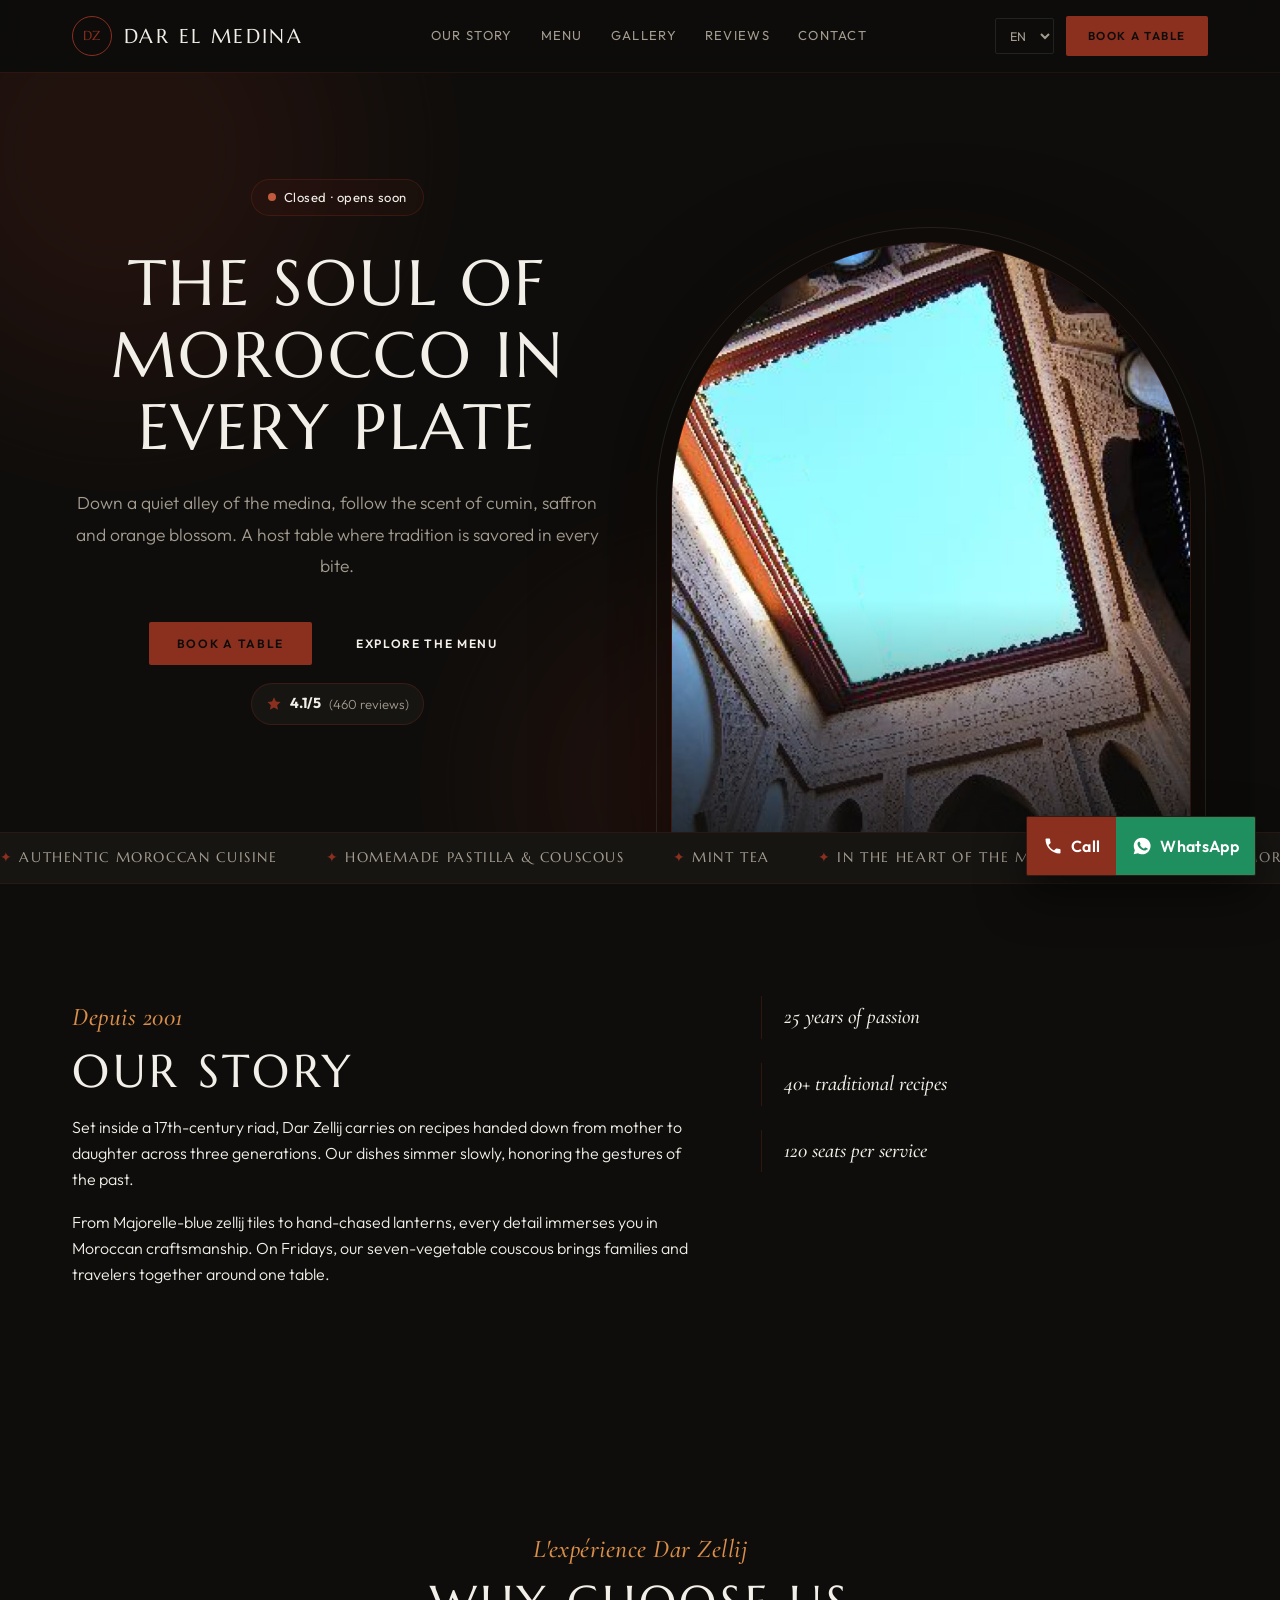
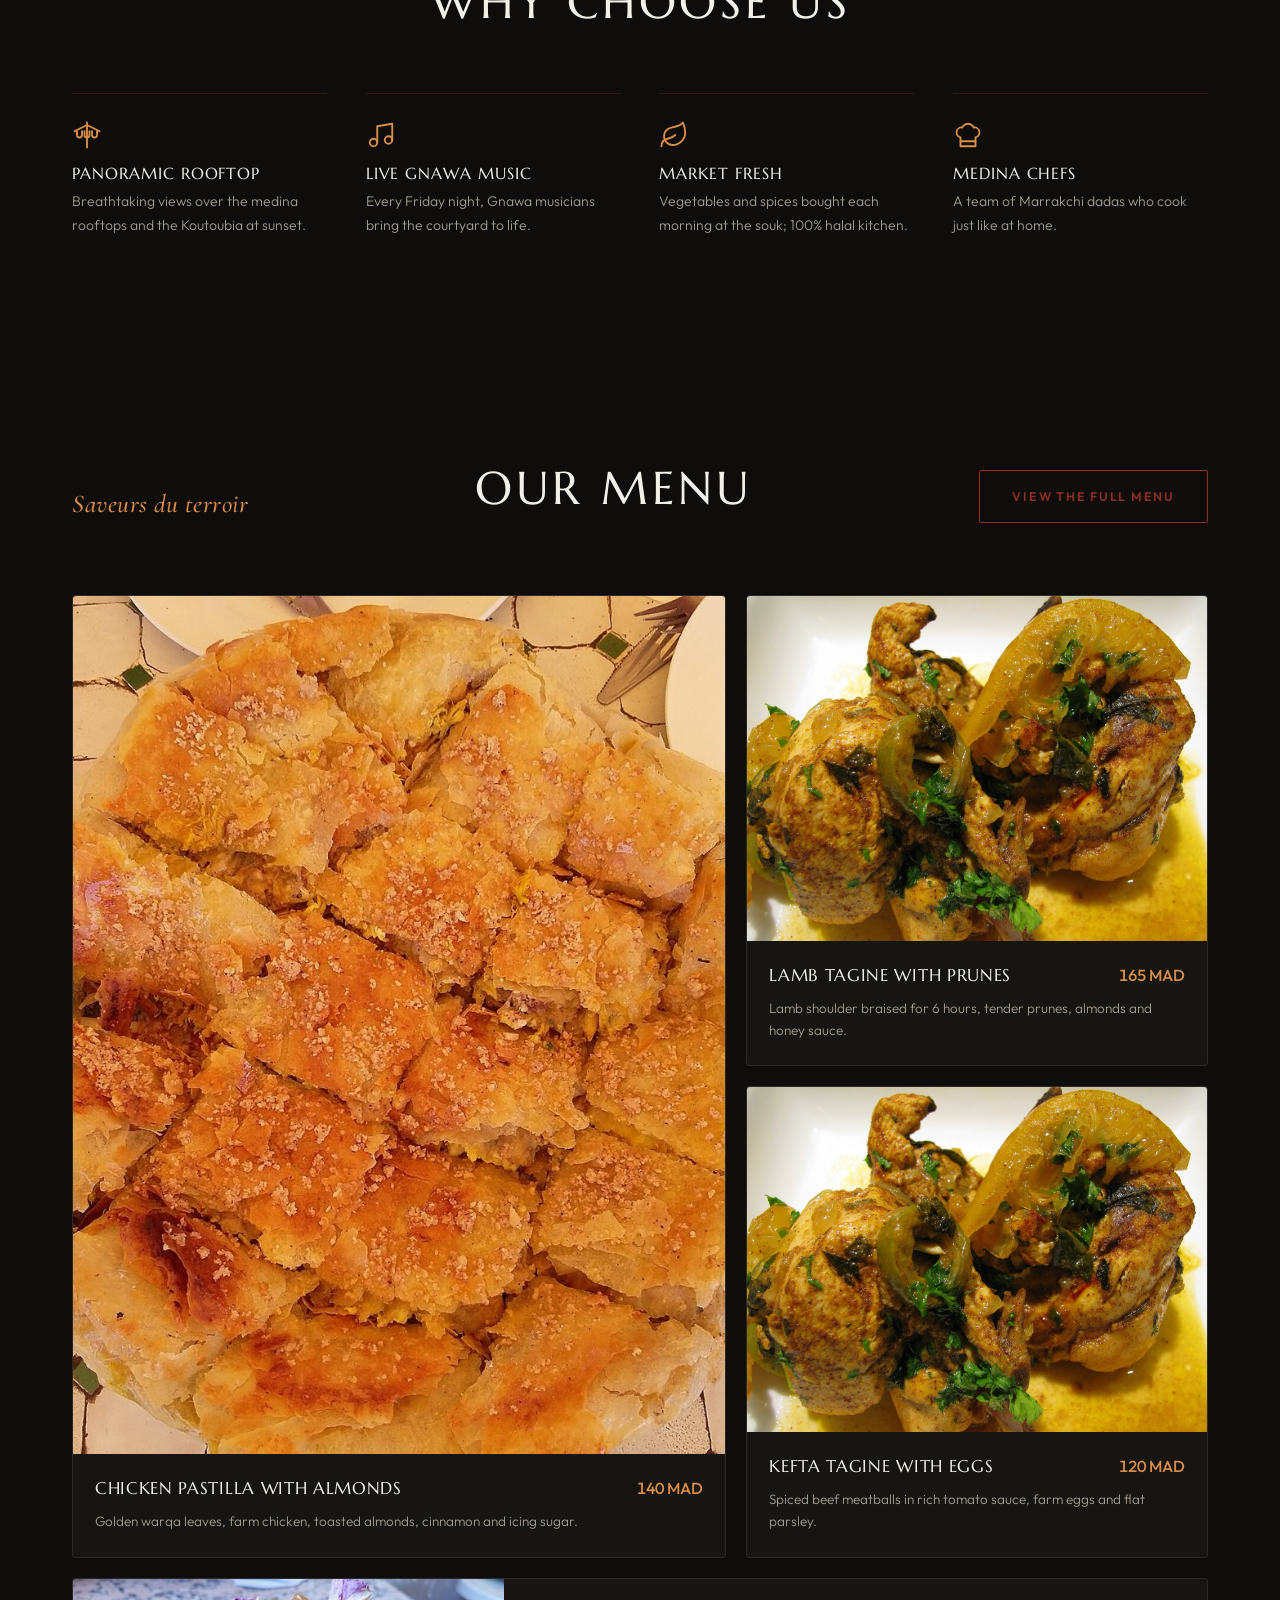
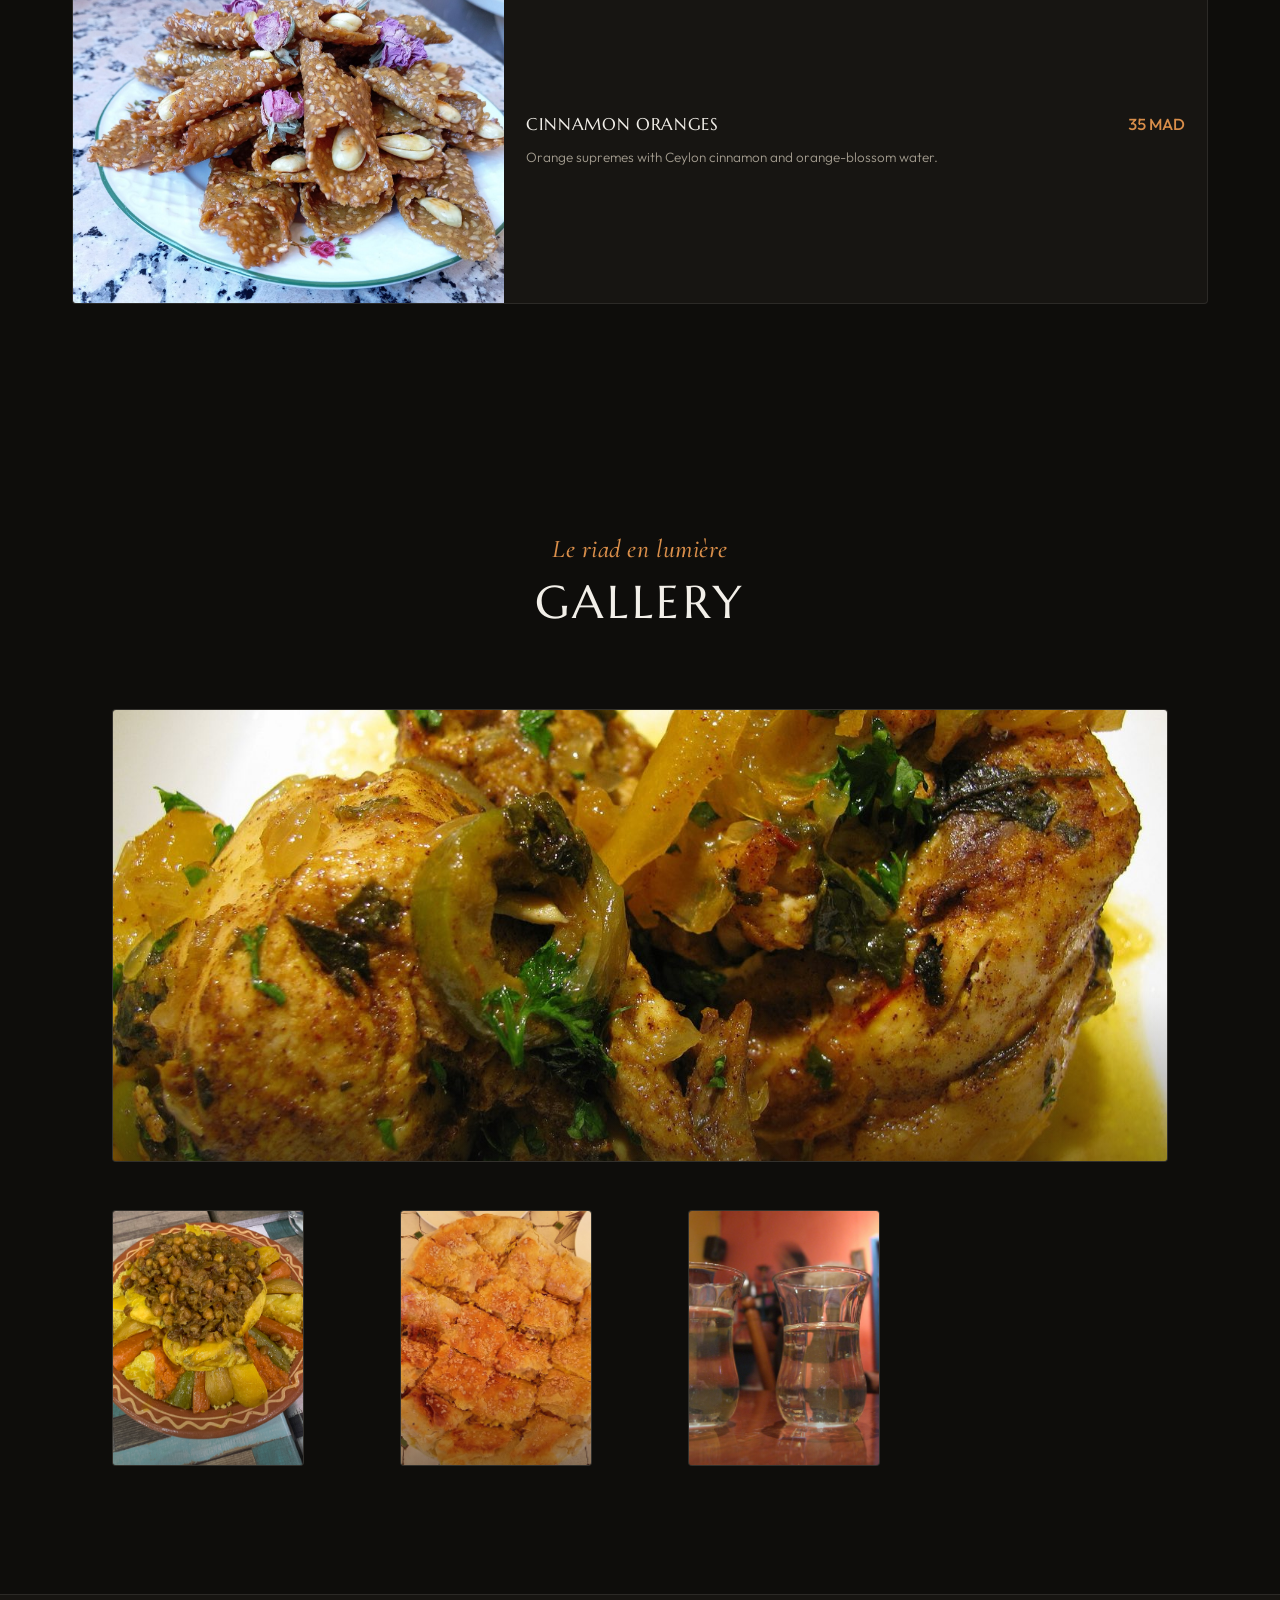
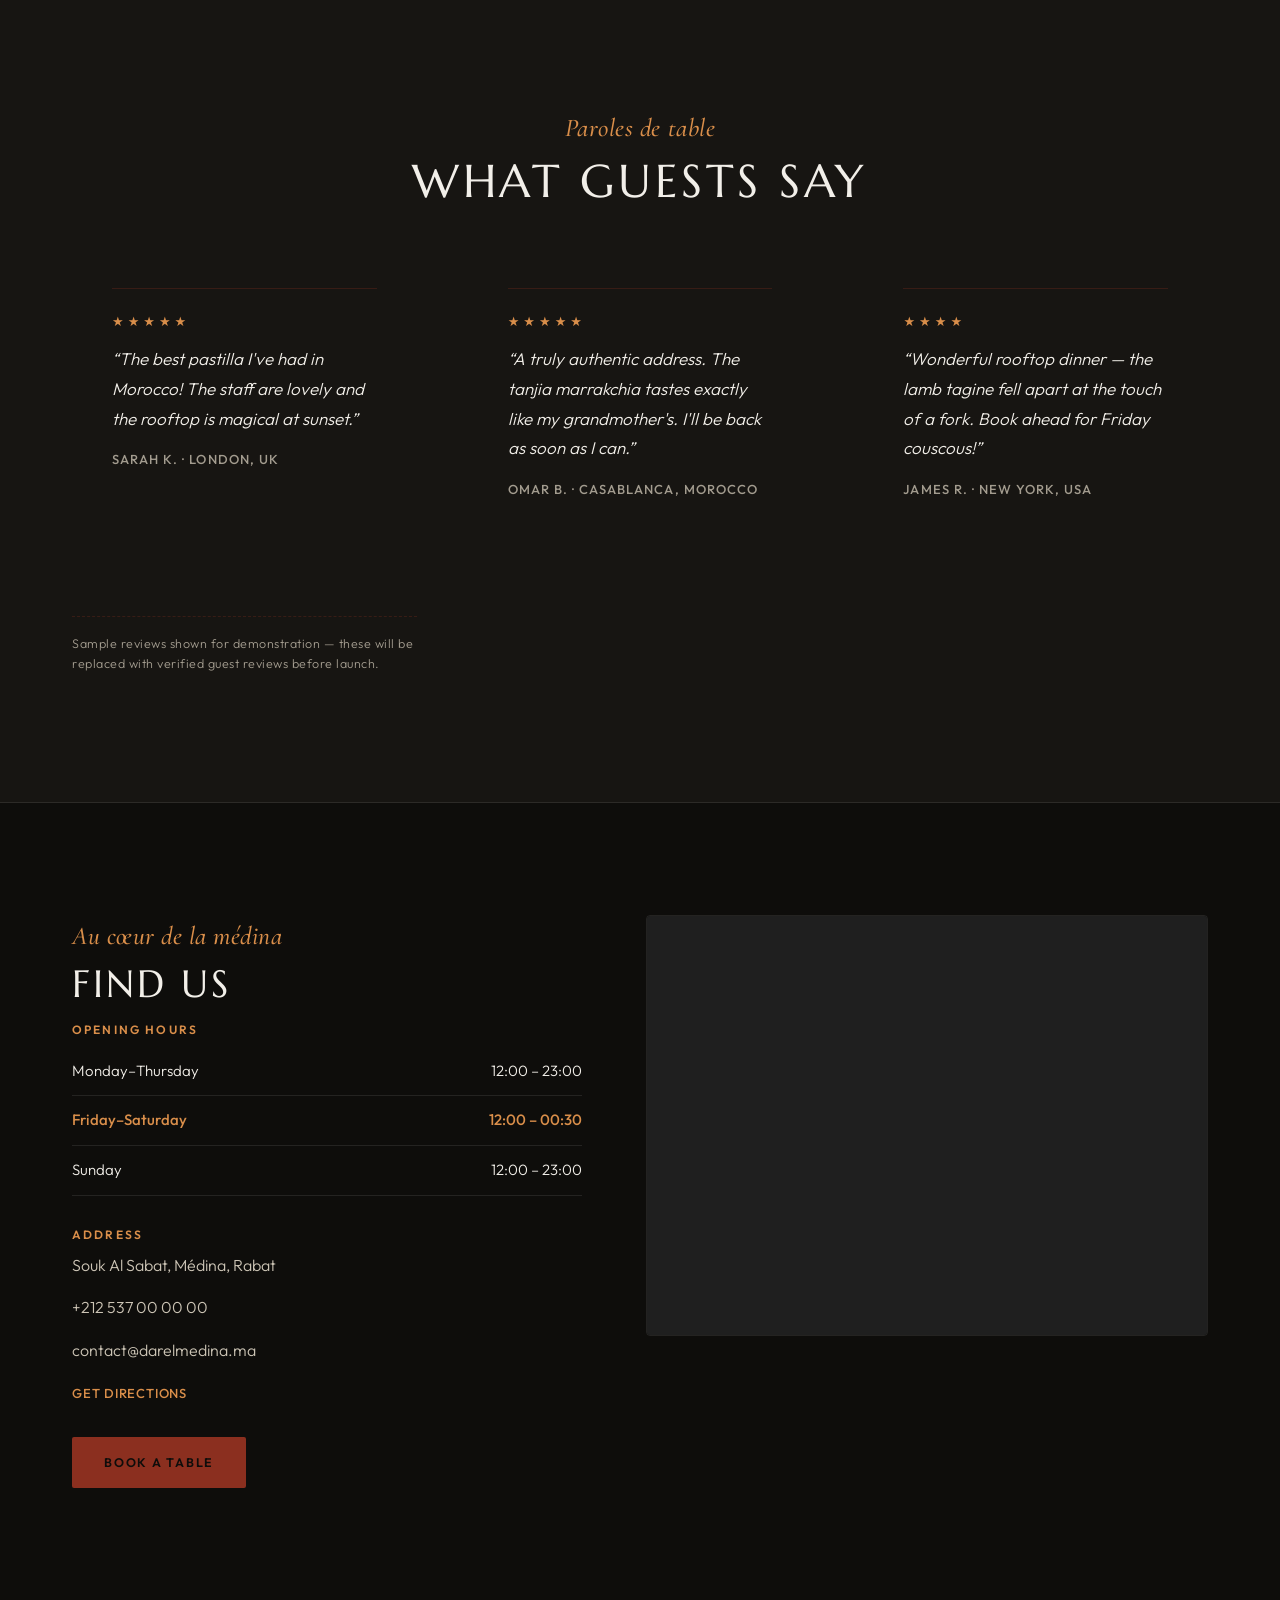
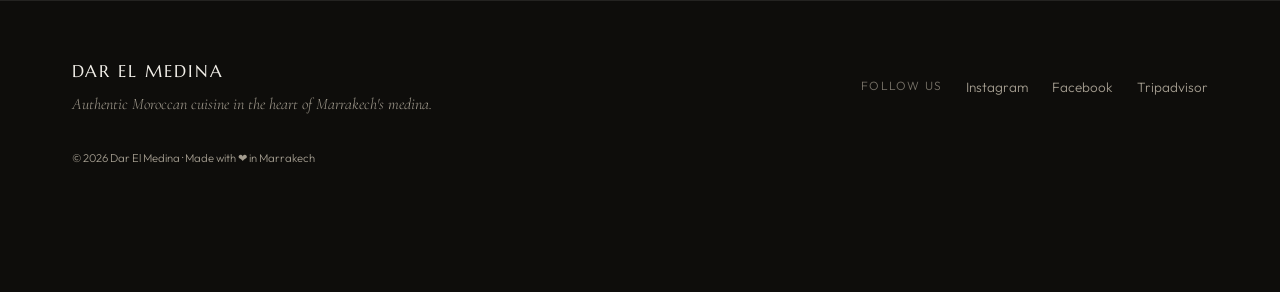
<file: demos/dar-el-medina/index.html>
<!DOCTYPE html>
<html lang="fr" dir="ltr">
<head>
<script>window.LOCALES_INLINE={"fr": {"nav": {"home": "Accueil", "menu": "Carte", "about": "Notre histoire", "gallery": "Galerie", "reviews": "Avis", "contact": "Contact", "reserve": "Réserver une table"}, "hero": {"eyebrow": "Marrakech · Médina", "title": "Dar Zellij", "subtitle": "L'âme du Maroc dans chaque assiette", "description": "Au détour d'une ruelle de la médina, laissez-vous guider par les effluves de cumin, safran et fleur d'oranger. Une table d'hôtes où la tradition se savoure à chaque bouchée.", "ctaPrimary": "Réserver une table", "ctaSecondary": "Découvrir la carte"}, "about": {"title": "Notre histoire", "text1": "Fondée dans un riad du XVIIe siècle, Dar Zellij perpétue les recettes transmises de mère en fille depuis trois générations. Nos plats mijotent lentement, dans le respect des gestes d'antan.", "text2": "Du zellige bleu de Majorelle aux lanternes ciselées à la main, chaque détail vous plonge au cœur de l'artisanat marocain. Le vendredi, notre couscous sept légumes rassemble familles et voyageurs autour d'une même table.", "statYears": "25 ans de passion", "statDishes": "40+ recettes traditionnelles", "statGuests": "120 couverts par service"}, "menu": {"title": "Notre carte", "subtitle": "Une cuisine généreuse, fidèle aux traditions du royaume", "categories": {"starters": "Entrées", "mains": "Plats", "desserts": "Desserts", "drinks": "Boissons"}, "items": [{"name": "Zaalouk d'aubergines fumées", "desc": "Aubergines grillées, tomates confites, cumin et coriandre fraîche, servi avec pain maison.", "price": "45 MAD", "category": "starters"}, {"name": "Briouates au fromage de chèvre", "desc": "Petits triangles croustillants au miel et sésame.", "price": "55 MAD", "category": "starters"}, {"name": "Salade marocaine & taktouka", "desc": "Duo frais de tomates poivrons et poivrons grillés à l'huile d'olive de l'Ourika.", "price": "40 MAD", "category": "starters"}, {"name": "Harira fassia", "desc": "Soupe traditionnelle aux lentilles, pois chiches et vermicelles, citron confit.", "price": "35 MAD", "category": "starters"}, {"name": "Pastilla au poulet aux amandes", "desc": "Feuilles de warqa dorées, poulet fermier, amandes torréfiées, cannelle et sucre glace.", "price": "140 MAD", "category": "mains"}, {"name": "Tajine d'agneau aux pruneaux", "desc": "Épaule d'agneau confite 6 heures, pruneaux moelleux, amandes et sauce au miel.", "price": "165 MAD", "category": "mains"}, {"name": "Tajine kefta aux œufs", "desc": "Boulettes de bœuf épicées, sauce tomate relevée, œufs fermiers et persil plat.", "price": "120 MAD", "category": "mains"}, {"name": "Couscous sept légumes (vendredi)", "desc": "Semoule roulée à la main, légumes du souk, bouillon safrané et tfaya d'oignons raisins.", "price": "130 MAD", "category": "mains"}, {"name": "Tanjia marrakchia", "desc": "Spécialité de Marrakech : jarret de veau mariné au citron beldi et ras el hanout, cuit à l'étouffée.", "price": "155 MAD", "category": "mains"}, {"name": "Couscous végétarien", "desc": "Semoule fine, légumes de saison, pois chiches et raisins secs — 100 % végétal.", "price": "110 MAD", "category": "mains"}, {"name": "Orange à la cannelle", "desc": "Suprêmes d'orange, cannelle de Ceylan, eau de fleur d'oranger.", "price": "35 MAD", "category": "desserts"}, {"name": "Cornes de gazelle maison", "desc": "Pâtisseries aux amandes et fleur d'oranger, préparées chaque matin.", "price": "40 MAD", "category": "desserts"}, {"name": "Sfenj & miel", "desc": "Beignets marocains tièdes, miel d'oranger et graines de sésame.", "price": "30 MAD", "category": "desserts"}, {"name": "Thé à la menthe", "desc": "Thé vert Gunpowder, menthe nanah du M'goun, servi à la marocaine.", "price": "25 MAD", "category": "drinks"}, {"name": "Citronnade beldi", "desc": "Citron pressé, menthe fraîche et eau de source de l'Atlas.", "price": "30 MAD", "category": "drinks"}, {"name": "Jus d'avocat-amande", "desc": "Onctueux jus d'avocat, lait d'amande et une pointe de cannelle.", "price": "35 MAD", "category": "drinks"}], "note": "Prix en dirhams, taxes incluses. Menu végétarien disponible tous les jours.", "downloadLabel": "Télécharger la carte complète (PDF)", "viewFull": "Voir toute la carte"}, "features": {"title": "Pourquoi nous choisir", "items": [{"icon": "terrace", "title": "Terrasse panoramique", "desc": "Vue imprenable sur les toits de la médina et la Koutoubia au coucher du soleil."}, {"icon": "music", "title": "Musique gnawa live", "desc": "Chaque vendredi soir, des musiciens gnawa font vibrer le patio."}, {"icon": "leaf", "title": "Produits du marché", "desc": "Légumes et épices achetés chaque matin au souk, cuisine 100 % halal."}, {"icon": "chef", "title": "Chefs de la médina", "desc": "Une équipe de dadas marrakchies qui cuisinent comme à la maison."}]}, "gallery": {"title": "En images", "subtitle": "Un aperçu de nos tables, plats et ambiances"}, "reviews": {"title": "Ils ont aimé", "items": [{"name": "Claire D.", "origin": "Lyon, France", "rating": 5, "text": "La meilleure pastilla que j'aie mangée au Maroc ! Le personnel est adorable et la terrasse est magique au coucher du soleil."}, {"name": "Omar B.", "origin": "Casablanca, Maroc", "rating": 5, "text": "Une adresse authentique. La tanjia marrakchia est exactement comme celle de ma grand-mère. Je reviens dès que je peux."}, {"name": "Sarah K.", "origin": "London, UK", "rating": 4, "text": "Wonderful rooftop dinner — the lamb tagine fell apart at the touch of a fork. Book ahead for Friday couscous!"}]}, "reservation": {"title": "Réservez votre table", "subtitle": "Réponse confirmée sous 2 heures par téléphone ou WhatsApp", "name": "Nom complet", "email": "E-mail", "phone": "Téléphone", "date": "Date", "time": "Heure", "guests": "Nombre de convives", "message": "Demande particulière (allergies, anniversaire…)", "submit": "Envoyer la demande", "success": "Merci ! Votre demande est bien reçue, nous vous confirmons très vite."}, "contact": {"title": "Nous trouver", "addressLabel": "Adresse", "hoursLabel": "Horaires d'ouverture", "phoneLabel": "Téléphone", "emailLabel": "E-mail", "directions": "Itinéraire", "call": "Appeler", "whatsapp": "WhatsApp"}, "footer": {"tagline": "Cuisine marocaine authentique au cœur de la médina de Marrakech.", "followUs": "Suivez-nous", "rights": "© 2026 Dar Zellij. Tous droits réservés.", "madeIn": "Fait avec ❤️ à Marrakech"}, "status": {"open_now": "Ouvert maintenant", "closed_now": "Fermé · ouvre bientôt"}, "marquee": ["Cuisine marocaine authentique", "Pastilla & couscous fait maison", "Thé à la menthe", "Au cœur de la médina"], "reviews_count": "avis"}, "en": {"nav": {"home": "Home", "menu": "Menu", "about": "Our Story", "gallery": "Gallery", "reviews": "Reviews", "contact": "Contact", "reserve": "Book a Table"}, "hero": {"eyebrow": "Marrakech · Medina", "title": "Dar Zellij", "subtitle": "The soul of Morocco in every plate", "description": "Down a quiet alley of the medina, follow the scent of cumin, saffron and orange blossom. A host table where tradition is savored in every bite.", "ctaPrimary": "Book a Table", "ctaSecondary": "Explore the Menu"}, "about": {"title": "Our Story", "text1": "Set inside a 17th-century riad, Dar Zellij carries on recipes handed down from mother to daughter across three generations. Our dishes simmer slowly, honoring the gestures of the past.", "text2": "From Majorelle-blue zellij tiles to hand-chased lanterns, every detail immerses you in Moroccan craftsmanship. On Fridays, our seven-vegetable couscous brings families and travelers together around one table.", "statYears": "25 years of passion", "statDishes": "40+ traditional recipes", "statGuests": "120 seats per service"}, "menu": {"title": "Our Menu", "subtitle": "Generous cooking, faithful to the kingdom's traditions", "categories": {"starters": "Starters", "mains": "Main Courses", "desserts": "Desserts", "drinks": "Drinks"}, "items": [{"name": "Smoked Eggplant Zaalouk", "desc": "Charred eggplant, slow-cooked tomatoes, cumin and fresh cilantro, served with homemade bread.", "price": "45 MAD", "category": "starters"}, {"name": "Goat Cheese Briouates", "desc": "Crisp little triangles drizzled with honey and toasted sesame.", "price": "55 MAD", "category": "starters"}, {"name": "Moroccan Salad & Taktouka", "desc": "Fresh tomato-pepper duo and roasted peppers with Ourika olive oil.", "price": "40 MAD", "category": "starters"}, {"name": "Harira Fassia", "desc": "Traditional soup of lentils, chickpeas and vermicelli with preserved lemon.", "price": "35 MAD", "category": "starters"}, {"name": "Chicken Pastilla with Almonds", "desc": "Golden warqa leaves, farm chicken, toasted almonds, cinnamon and icing sugar.", "price": "140 MAD", "category": "mains"}, {"name": "Lamb Tagine with Prunes", "desc": "Lamb shoulder braised for 6 hours, tender prunes, almonds and honey sauce.", "price": "165 MAD", "category": "mains"}, {"name": "Kefta Tagine with Eggs", "desc": "Spiced beef meatballs in rich tomato sauce, farm eggs and flat parsley.", "price": "120 MAD", "category": "mains"}, {"name": "Seven-Vegetable Couscous (Friday)", "desc": "Hand-rolled semolina, market vegetables, saffron broth and onion-raisin tfaya.", "price": "130 MAD", "category": "mains"}, {"name": "Tanjia Marrakchia", "desc": "Marrakech specialty: veal shank marinated in preserved lemon and ras el hanout, clay-pot cooked.", "price": "155 MAD", "category": "mains"}, {"name": "Vegetarian Couscous", "desc": "Fine semolina, seasonal vegetables, chickpeas and raisins — 100% plant-based.", "price": "110 MAD", "category": "mains"}, {"name": "Cinnamon Oranges", "desc": "Orange supremes with Ceylon cinnamon and orange-blossom water.", "price": "35 MAD", "category": "desserts"}, {"name": "Homemade Gazelle Horns", "desc": "Almond and orange-blossom pastries, baked fresh each morning.", "price": "40 MAD", "category": "desserts"}, {"name": "Sfenj & Honey", "desc": "Warm Moroccan doughnuts with orange honey and sesame seeds.", "price": "30 MAD", "category": "desserts"}, {"name": "Mint Tea", "desc": "Gunpowder green tea with nanah mint from the M'goun, poured Moroccan-style.", "price": "25 MAD", "category": "drinks"}, {"name": "Beldi Lemonade", "desc": "Pressed lemon, fresh mint and Atlas spring water.", "price": "30 MAD", "category": "drinks"}, {"name": "Avocado-Almond Smoothie", "desc": "Creamy avocado blended with almond milk and a hint of cinnamon.", "price": "35 MAD", "category": "drinks"}], "note": "Prices in dirhams, taxes included. Vegetarian menu available daily.", "downloadLabel": "Download full menu (PDF)", "viewFull": "View the full menu"}, "features": {"title": "Why Choose Us", "items": [{"icon": "terrace", "title": "Panoramic Rooftop", "desc": "Breathtaking views over the medina rooftops and the Koutoubia at sunset."}, {"icon": "music", "title": "Live Gnawa Music", "desc": "Every Friday night, Gnawa musicians bring the courtyard to life."}, {"icon": "leaf", "title": "Market Fresh", "desc": "Vegetables and spices bought each morning at the souk; 100% halal kitchen."}, {"icon": "chef", "title": "Medina Chefs", "desc": "A team of Marrakchi dadas who cook just like at home."}]}, "gallery": {"title": "Gallery", "subtitle": "A glimpse of our tables, dishes and atmosphere"}, "reviews": {"title": "What Guests Say", "items": [{"name": "Sarah K.", "origin": "London, UK", "rating": 5, "text": "The best pastilla I've had in Morocco! The staff are lovely and the rooftop is magical at sunset."}, {"name": "Omar B.", "origin": "Casablanca, Morocco", "rating": 5, "text": "A truly authentic address. The tanjia marrakchia tastes exactly like my grandmother's. I'll be back as soon as I can."}, {"name": "James R.", "origin": "New York, USA", "rating": 4, "text": "Wonderful rooftop dinner — the lamb tagine fell apart at the touch of a fork. Book ahead for Friday couscous!"}]}, "reservation": {"title": "Reserve Your Table", "subtitle": "Confirmed within 2 hours by phone or WhatsApp", "name": "Full name", "email": "Email", "phone": "Phone", "date": "Date", "time": "Time", "guests": "Number of guests", "message": "Special requests (allergies, birthday…)", "submit": "Send Request", "success": "Thank you! We've received your request and will confirm shortly."}, "contact": {"title": "Find Us", "addressLabel": "Address", "hoursLabel": "Opening Hours", "phoneLabel": "Phone", "emailLabel": "Email", "directions": "Get Directions", "call": "Call", "whatsapp": "WhatsApp"}, "footer": {"tagline": "Authentic Moroccan cuisine in the heart of Marrakech's medina.", "followUs": "Follow Us", "rights": "© 2026 Dar Zellij. All rights reserved.", "madeIn": "Made with ❤️ in Marrakech"}, "status": {"open_now": "Open now", "closed_now": "Closed · opens soon"}, "marquee": ["Authentic Moroccan cuisine", "Homemade pastilla & couscous", "Mint tea", "In the heart of the medina"], "reviews_count": "reviews"}, "ar": {"dir": "rtl", "nav": {"home": "الرئيسية", "menu": "قائمة الطعام", "about": "قصتنا", "gallery": "معرض الصور", "reviews": "آراء الزوار", "contact": "اتصل بنا", "reserve": "احجز طاولة"}, "hero": {"eyebrow": "مراكش · المدينة العتيقة", "title": "دار زليج", "subtitle": "روح المغرب في كل طبق", "description": "في زقاق هادئ من المدينة العتيقة، اتبع عبير الكمون والزعفران وماء الزهر. مائدة كريمة تتذوق فيها أصالة التقاليد في كل لقمة.", "ctaPrimary": "احجز طاولتك", "ctaSecondary": "اكتشف القائمة"}, "about": {"title": "قصتنا", "text1": "في رياض يعود إلى القرن السابع عشر، تواصل دار زليج وصفات توارثتها الأجيال من الأمهات إلى البنات عبر ثلاثة أجيال. أطباقنا تُطهى على نار هادئة، احترامًا لوصفات الأجداد.", "text2": "من زليج أزرق مايجوريل إلى الفوانيس المنقوشة يدويًا، كل تفصيل يأخذك في رحلة إلى قلب الصناعة التقليدية المغربية. ويوم الجمعة، يجمع كسكسنا بالسبع خضار العائلات والمسافرين حول مائدة واحدة.", "statYears": "25 سنة من الشغف", "statDishes": "+40 وصفة تقليدية", "statGuests": "120 مقعدًا في الوجبة الواحدة"}, "menu": {"title": "قائمتنا", "subtitle": "مطبخ كريم وفيّ لتقاليد المملكة", "categories": {"starters": "المقبلات", "mains": "الأطباق الرئيسية", "desserts": "الحلويات", "drinks": "المشروبات"}, "items": [{"name": "زعلوق الباذنجان المشوي", "desc": "باذنجان مشوي، طماطم مطبوخة على نار هادئة، كمون وكزبرة طازجة، يُقدَّم مع الخبز المنزلي.", "price": "45 درهم", "category": "starters"}, {"name": "بريوات بجبن الماعز", "desc": "مثلثات مقرمشة صغيرة مع العسل وحبوب السمسم المحمصة.", "price": "55 درهم", "category": "starters"}, {"name": "سلطة مغربية وتكتوكة", "desc": "ثنائي منعش من الطماطم والفلفل المشوي مع زيت زيتون ورقة.", "price": "40 درهم", "category": "starters"}, {"name": "حريرة فاسية", "desc": "شوربة تقليدية بعدس والحمص والشعرية مع الحامض المصير.", "price": "35 درهم", "category": "starters"}, {"name": "بسطيلة الدجاج باللوز", "desc": "أوراق الورقة الذهبية، دجاج بلدي، لوز محمص، قرفة وسكر ناعم.", "price": "140 درهم", "category": "mains"}, {"name": "طاجين الغنم بالبرقوق", "desc": "كتف غنم مطبوخ 6 ساعات، برقوق طراوتها ممتازة، لوز وصلصة العسل.", "price": "165 درهم", "category": "mains"}, {"name": "طاجين كفتة بالبيض", "desc": "كرات لحم بقري متبلة في صلصة طماطم غنية، بيض بلدي ومعدنوس.", "price": "120 درهم", "category": "mains"}, {"name": "كسكس بسبع خضار (الجمعة)", "desc": "كسكس مفتول يدويًا، خضار السوق، مرق بالزعفران وتفاية البصل والزبيب.", "price": "130 درهم", "category": "mains"}, {"name": "طنجية مراكشية", "desc": "تخصص مراكشي: موزة عجل متبلة بالحامض المصير ورأس الحانوت، مطبوخة في الفخار.", "price": "155 درهم", "category": "mains"}, {"name": "كسكس نباتي", "desc": "كسكس ناعم، خضار الموسم، حمص وزبيب — نباتي بنسبة 100%.", "price": "110 درهم", "category": "mains"}, {"name": "البرتقال بالقرفة", "desc": "شرائح برتقال مع قرفة سيلانية وماء زهر البرتقال.", "price": "35 درهم", "category": "desserts"}, {"name": "كعب غزال منزلي", "desc": "حلويات اللوز وماء الزهر، تُحضّر طازجة كل صباح.", "price": "40 درهم", "category": "desserts"}, {"name": "سفنج بالعسل", "desc": "شرنك مغربي دافئ مع عسل الزهر وحبوب السمسم.", "price": "30 درهم", "category": "desserts"}, {"name": "أتاي بالنعناع", "desc": "شاي أخضر بينودر مع النعناع النعناعي من منطقة مݣون، يُقدَّم على الطريقة المغربية.", "price": "25 درهم", "category": "drinks"}, {"name": "ليمونادة بلدي", "desc": "ليمون معصور، نعناع طازج وماء عين الأطلس.", "price": "30 درهم", "category": "drinks"}, {"name": "عصير الأفوكادو باللوز", "desc": "عصير أفوكادو كريمي مع حليب اللوز ولمسة قرفة.", "price": "35 درهم", "category": "drinks"}], "note": "الأسعار بالدرهم، الرسوم مدرجة. قائمة نباتية متوفرة يوميًا.", "downloadLabel": "تحميل القائمة الكاملة (PDF)", "viewFull": "عرض القائمة كاملة"}, "features": {"title": "لماذا تختارنا", "items": [{"icon": "terrace", "title": "سطح بإطلالة بانورامية", "desc": "إطلالة خلابة على أسطح المدينة العتيقة وصومعة الكتبية وقت الغروب."}, {"icon": "music", "title": "موسيقى ݣناوة حية", "desc": "كل ليلة جمعة، يحيا الفناء بأصوات فنانين ݣناوة."}, {"icon": "leaf", "title": "منتجات السوق", "desc": "خضر وتوابل نشتريها كل صباح من السوق؛ مطبخ حلال بنسبة 100%."}, {"icon": "chef", "title": "طباخات المدينة", "desc": "فريق من الدادات المراكشيات يطبخ كما في البيت تمامًا."}]}, "gallery": {"title": "معرض الصور", "subtitle": "لمحة عن موائدنا وأطباقنا وأجوائنا"}, "reviews": {"title": "ماذا قال زوارنا", "items": [{"name": "عمر ب.", "origin": "الدار البيضاء، المغرب", "rating": 5, "text": "عنوان أصيل بامتياز. الطنجية المراكشية بطعم طبخ جدتي بالضبط. سأعود في أقرب فرصة."}, {"name": "سارة ك.", "origin": "لندن، بريطانيا", "rating": 5, "text": "أفضل بسطيلة تذوقتها في المغرب! الموظفون ودودون جدًا والسطح ساحر وقت الغروب."}, {"name": "جيمس ر.", "origin": "نيويورك، الولايات المتحدة", "rating": 4, "text": "عشاء رائع على السطح — طاجين الغنم كان يذوب في الفم. احجزوا مسبقًا لكسكس الجمعة!"}]}, "reservation": {"title": "احجز طاولتك", "subtitle": "تأكيد الحجز خلال ساعتين عبر الهاتف أو واتساب", "name": "الاسم الكامل", "email": "البريد الإلكتروني", "phone": "الهاتف", "date": "التاريخ", "time": "الوقت", "guests": "عدد الضيوف", "message": "طلبات خاصة (حساسية، عيد ميلاد…)", "submit": "إرسال الطلب", "success": "شكرًا لك! تم استلام طلبك وسنؤكد الحجز قريبًا."}, "contact": {"title": "كيف تجدنا", "addressLabel": "العنوان", "hoursLabel": "أوقات العمل", "phoneLabel": "الهاتف", "emailLabel": "البريد الإلكتروني", "directions": "الاتجاهات", "call": "اتصل", "whatsapp": "واتساب"}, "footer": {"tagline": "مطبخ مغربي أصيل في قلب مدينة مراكش العتيقة.", "followUs": "تابعونا", "rights": "© 2026 دار زليج. جميع الحقوق محفوظة.", "madeIn": "صُنع بحب ❤️ في مراكش"}, "status": {"open_now": "مفتوح الآن", "closed_now": "مغلق · يفتح قريباً"}, "marquee": ["مطبخ مغربي أصيل", "بستيلة وكسكس بيتي", "أتاي بالنعناع", "في قلب المدينة العتيقة"], "reviews_count": "تقييم"}};</script>
  <meta charset="UTF-8">
  <meta name="viewport" content="width=device-width, initial-scale=1.0">
  <title>Dar Zellij — Restaurant Marocain à Marrakech</title>
  <meta name="description" content="Dar Zellij, cuisine marocaine authentique au cœur de la médina de Marrakech.">
  <link rel="preconnect" href="https://fonts.googleapis.com">
  <link rel="preconnect" href="https://fonts.gstatic.com" crossorigin>
  <link href="https://fonts.googleapis.com/css2?family=Cormorant+Garamond:ital,wght@1,500;1,600&family=Marcellus&family=Outfit:wght@300;400;500;600&display=swap" rel="stylesheet">
  <link rel="stylesheet" href="style.css?v=5">
</head>
<body>

  <!-- ============ STICKY HEADER ============ -->
  <header class="site-header" id="top">
    <div class="container header-inner">
      <a class="brand" href="#top">
        <span class="brand-mark" aria-hidden="true">DZ</span>
        <span class="brand-name" data-cfg="name">Dar Zellij</span>
      </a>
      <nav class="nav-desktop" aria-label="Principal">
        <a href="#about" data-i18n="nav.about">Notre histoire</a>
        <a href="#menu-preview" data-i18n="nav.menu">Carte</a>
        <a href="#gallery" data-i18n="nav.gallery">Galerie</a>
        <a href="#reviews" data-i18n="nav.reviews">Avis</a>
        <a href="#find-us" data-i18n="nav.contact">Contact</a>
      </nav>
      <div class="header-actions">
        <select class="lang-switch" id="langSwitch" aria-label="Langue">
          <option value="fr">FR</option>
          <option value="ar">AR</option>
          <option value="en">EN</option>
        </select>
        <a class="btn btn-primary btn-header" data-link="reserve"
           href="https://reservations.darzellij.ma" data-i18n="nav.reserve">Réserver une table</a>
        <button class="nav-toggle" id="navToggle" aria-label="Menu" aria-expanded="false">
          <span></span><span></span><span></span>
        </button>
      </div>
    </div>
    <nav class="nav-mobile" id="navMobile" hidden aria-label="Mobile">
      <a href="#about" data-i18n="nav.about">Notre histoire</a>
      <a href="#menu-preview" data-i18n="nav.menu">Carte</a>
      <a href="#gallery" data-i18n="nav.gallery">Galerie</a>
      <a href="#reviews" data-i18n="nav.reviews">Avis</a>
      <a href="#find-us" data-i18n="nav.contact">Contact</a>
    </nav>
  </header>

  <!-- ============ HERO (asymmetric split: type left, image right) ============ -->
  <section class="hero">
    <div class="hero-grid">
      <div class="hero-content">
        <p class="status-badge" id="openStatus" role="status">
          <span class="status-dot" aria-hidden="true"></span>
          <span id="openStatusText"></span>
        </p>
        <h1 class="hero-title" data-i18n="hero.subtitle"></h1>
        <p class="hero-sub" data-i18n="hero.description"></p>
        <div class="hero-ctas">
          <a class="btn btn-primary" data-link="reserve"
             href="https://reservations.darzellij.ma" data-i18n="hero.ctaPrimary">Réserver une table</a>
          <a class="btn btn-ghost" href="menu.html" data-i18n="hero.ctaSecondary">Découvrir la carte</a>
        </div>
        <div class="rating-badge" id="ratingBadge" hidden>
          <svg class="star" width="16" height="16" viewBox="0 0 24 24" fill="currentColor" aria-hidden="true"><path d="M12 2l2.9 6.3 6.9.8-5.1 4.7 1.4 6.8L12 17.2 5.9 20.6l1.4-6.8L2.2 9.1l6.9-.8z"/></svg>
          <strong id="ratingValue">—</strong>
          <span class="count" id="ratingCount"></span>
        </div>
      </div>
      <div class="hero-media">
        <div class="hero-ring" id="heroRing"></div>
      </div>
    </div>
  </section>
  <div class="marquee" aria-hidden="true">
    <div class="marquee-track" id="marqueeTrack"></div>
  </div>


  <!-- ============ ABOUT ============ -->
  <section class="section about" id="about">
    <div class="container about-grid">
      <div>
        <span class="eyebrow">Depuis 2001</span>
        <h2 class="section-title" data-i18n="about.title">Notre histoire</h2>
        <p data-i18n="about.text1"></p>
        <p data-i18n="about.text2"></p>
      </div>
      <div class="stats" id="aboutStats"><!-- stats injected --></div>
    </div>
  </section>

  <!-- ============ FEATURES ============ -->
  <section class="section features-section">
    <div class="container">
      <div class="section-head"><span class="eyebrow">L'expérience Dar Zellij</span><h2 class="section-title" data-i18n="features.title">Pourquoi nous choisir</h2></div>
      <div class="feature-grid" id="featureGrid"><!-- features injected --></div>
    </div>
  </section>

  <!-- ============ MENU PREVIEW (money section) ============ -->
  <section class="section menu-preview" id="menu-preview">
    <div class="container">
      <div class="section-head">
        <span class="eyebrow">Saveurs du terroir</span><h2 class="section-title" data-i18n="menu.title">Notre carte</h2>
        <a class="btn btn-outline btn-menu" href="menu.html" data-i18n="menu.viewFull">Voir toute la carte</a>
      </div>
      <div class="dish-grid" id="dishGrid"><!-- dishes injected --></div>
    </div>
  </section>

  <!-- ============ GALLERY ============ -->
  <section class="section gallery-section" id="gallery">
    <div class="container">
      <div class="section-head"><span class="eyebrow">Le riad en lumière</span><h2 class="section-title" data-i18n="gallery.title">En images</h2></div>
      <div class="gallery-grid" id="galleryGrid"><!-- photos injected --></div>
    </div>
  </section>

  <!-- ============ REVIEWS ============ -->
  <section class="section reviews" id="reviews">
    <div class="container">
      <div class="section-head"><span class="eyebrow">Paroles de table</span><h2 class="section-title" data-i18n="reviews.title">Ils ont aimé</h2></div>
      <div class="review-grid" id="reviewGrid"><!-- reviews injected --></div>
    </div>
  </section>

  <!-- ============ HOURS & LOCATION ============ -->
  <section class="section find-us" id="find-us">
    <div class="container find-grid">
      <div class="find-info">
        <span class="eyebrow">Au cœur de la médina</span><h2 class="section-title" data-i18n="contact.title">Nous trouver</h2>
        <h3 class="find-label" data-i18n="contact.hoursLabel">Horaires d'ouverture</h3>
        <ul class="hours-list" id="hoursList"><!-- injected --></ul>
        <address class="address-block">
          <h3 class="find-label" data-i18n="contact.addressLabel">Adresse</h3>
          <p data-cfg="address"></p>
          <p><a data-link="tel" href="#" data-cfg="phone_display"></a></p>
          <p><a data-link="email" href="#" data-cfg="email"></a></p>
          <p><a class="link-arrow" data-link="maps" href="#" data-i18n="contact.directions">Itinéraire</a></p>
        </address>
        <a class="btn btn-primary" data-link="reserve"
           href="https://reservations.darzellij.ma" data-i18n="hero.ctaPrimary">Réserver une table</a>
      </div>
      <div class="map-wrap">
        <iframe id="mapEmbed" title="Carte" loading="lazy" referrerpolicy="no-referrer-when-downgrade" allowfullscreen></iframe>
      </div>
    </div>
  </section>

  <!-- ============ FOOTER ============ -->
  <footer class="site-footer">
    <div class="container footer-inner">
      <div>
        <span class="brand-name" data-cfg="name">Dar Zellij</span>
        <p class="footer-tagline" data-i18n="footer.tagline"></p>
      </div>
      <div class="footer-links">
        <span class="follow-label" data-i18n="footer.followUs">Suivez-nous</span>
        <a data-link="instagram" href="#" rel="noopener" target="_blank">Instagram</a>
        <a data-link="facebook" href="#" rel="noopener" target="_blank">Facebook</a>
        <a data-link="tripadvisor" href="#" rel="noopener" target="_blank">Tripadvisor</a>
      </div>
      <small>© <span id="year"></span> <span data-cfg="name">Dar Zellij</span> · <span data-i18n="footer.madeIn"></span></small>
    </div>
  </footer>

  <!-- Sticky mobile CTA bar -->
  <div class="mobile-bar">
    <a class="btn btn-primary btn-block" data-link="reserve"
       href="https://reservations.darzellij.ma" data-i18n="nav.reserve">Réserver une table</a>
  </div>

  <!-- Lightbox -->
  <div class="lightbox" id="lightbox" hidden>
    <button class="lightbox-close" id="lightboxClose" aria-label="Fermer">×</button>
    <img id="lightboxImg" alt="">
  </div>

  <div class="contact-bar">
    <a class="call" id="barCall" href="tel:">
      <svg viewBox="0 0 24 24" aria-hidden="true"><path d="M6.6 10.8c1.4 2.7 3.9 5.2 6.6 6.6l2.2-2.2c.3-.3.7-.4 1-.2 1.2.4 2.4.6 3.6.6.6 0 1 .4 1 1V20c0 .6-.4 1-1 1C10.6 21 3 13.4 3 4c0-.6.4-1 1-1h3.5c.6 0 1 .4 1 1 0 1.3.2 2.5.6 3.6.1.4 0 .8-.2 1l-2.3 2.2z"/></svg>
      <span data-i18n="contact.call">Appeler</span>
    </a>
    <a class="wa" id="barWa" href="#" target="_blank" rel="noopener">
      <svg viewBox="0 0 24 24" aria-hidden="true"><path d="M12 2a10 10 0 00-8.6 15L2 22l5.2-1.4A10 10 0 1012 2zm5.5 14.1c-.2.7-1.3 1.3-1.8 1.3-.5.1-1 .2-3.3-.7-2.8-1.1-4.6-4-4.7-4.2-.1-.2-1.1-1.5-1.1-2.9s.7-2 1-2.3c.2-.3.5-.3.7-.3h.5c.2 0 .4 0 .6.4s.8 1.9.8 2c.1.1.1.3 0 .5l-.4.6c-.1.2-.3.4-.1.7.2.3.8 1.4 1.8 2.2 1.2 1.1 2.3 1.4 2.6 1.6.3.1.5.1.6-.1l.9-1c.2-.2.4-.2.6-.1l2 1c.3.1.5.2.5.3.1.1.1.7-.2 1.3z"/></svg>
      <span data-i18n="contact.whatsapp">WhatsApp</span>
    </a>
  </div>

<script src="config.js?v=4"></script>
  <script src="script.js?v=10"></script>

  
</body>
</html>
</file>
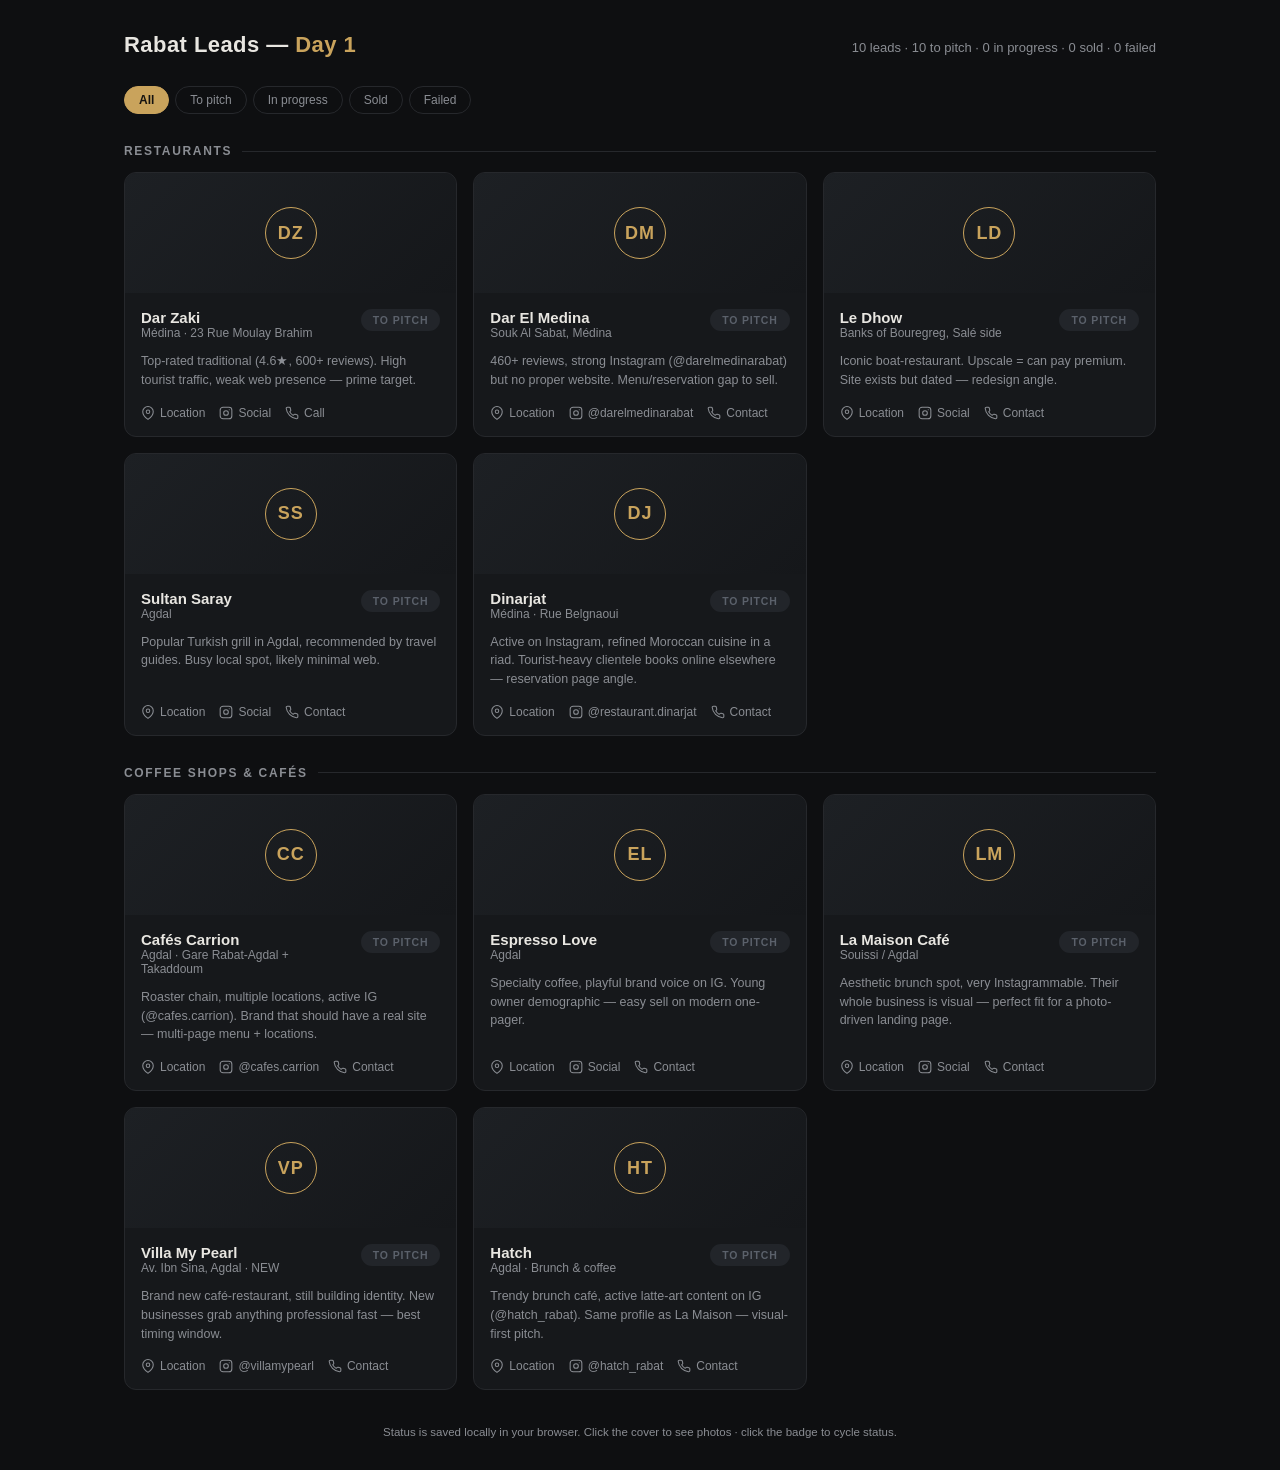
<file: leads/rabat-day1.html>
<!DOCTYPE html>
<html lang="en">
<head>
<meta charset="UTF-8">
<meta name="viewport" content="width=device-width, initial-scale=1.0">
<title>Rabat Leads — Day 1</title>
<style>
  :root{
    --bg:#0e0f11; --card:#16181b; --line:#26282c;
    --fg:#e8e6e1; --mut:#8a8d93; --acc:#c9a35c;
    --sold:#3f9d63; --prog:#c9a35c; --fail:#b5534a; --todo:#5b616b;
  }
  *{box-sizing:border-box;margin:0;padding:0}
  body{background:var(--bg);color:var(--fg);font-family:-apple-system,BlinkMacSystemFont,"Segoe UI",sans-serif;padding:32px 24px;max-width:1080px;margin:0 auto}
  header{display:flex;align-items:baseline;justify-content:space-between;margin-bottom:28px}
  h1{font-size:22px;font-weight:600;letter-spacing:.02em}
  h1 span{color:var(--acc)}
  .stats{color:var(--mut);font-size:13px;font-variant-numeric:tabular-nums}
  .filters{display:flex;gap:6px;margin-bottom:24px;flex-wrap:wrap}
  .filters button{background:none;border:1px solid var(--line);color:var(--mut);padding:6px 14px;border-radius:99px;font-size:12px;cursor:pointer;transition:.15s}
  .filters button:hover{border-color:var(--acc);color:var(--fg)}
  .filters button.active{background:var(--acc);border-color:var(--acc);color:#141210;font-weight:600}
  h2.cat{font-size:12px;text-transform:uppercase;letter-spacing:.14em;color:var(--mut);margin:30px 0 14px;display:flex;align-items:center;gap:10px}
  h2.cat::after{content:"";flex:1;height:1px;background:var(--line)}
  .grid{display:grid;grid-template-columns:repeat(auto-fill,minmax(320px,1fr));gap:16px}
  .lead{background:var(--card);border:1px solid var(--line);border-radius:12px;overflow:hidden;transition:border-color .15s;display:flex;flex-direction:column}
  .lead:hover{border-color:#3a3d43}
  .lead.done-sold{border-color:rgba(63,157,99,.45)}
  .cover{height:120px;background:linear-gradient(135deg,#1d2024,#15171a);position:relative;display:flex;align-items:center;justify-content:center;text-decoration:none;cursor:pointer;overflow:hidden}
  .cover img{width:100%;height:100%;object-fit:cover;display:block}
  .monogram{width:52px;height:52px;border-radius:50%;border:1px solid var(--acc);color:var(--acc);display:flex;align-items:center;justify-content:center;font-size:18px;font-weight:600;letter-spacing:.05em}
  .body{padding:16px;display:flex;flex-direction:column;gap:12px;flex:1}
  .toprow{display:flex;justify-content:space-between;gap:8px;align-items:flex-start}
  .name{font-size:15px;font-weight:600}
  .area{font-size:12px;color:var(--mut)}
  .status{border:none;border-radius:99px;font-size:10.5px;font-weight:700;letter-spacing:.08em;text-transform:uppercase;padding:5px 12px;cursor:pointer;white-space:nowrap;font-family:inherit}
  .status.todo{background:#22252a;color:var(--todo)}
  .status.prog{background:rgba(201,163,92,.15);color:var(--prog)}
  .status.sold{background:rgba(63,157,99,.18);color:var(--sold)}
  .status.fail{background:rgba(181,83,74,.15);color:var(--fail)}
  .note{font-size:12.5px;color:var(--mut);line-height:1.5}
  .links{display:flex;gap:14px;margin-top:auto;padding-top:4px}
  .links a{display:inline-flex;align-items:center;gap:5px;color:var(--mut);text-decoration:none;font-size:12px;transition:color .15s}
  .links a:hover{color:var(--acc)}
  .links svg{width:14px;height:14px;stroke:currentColor;fill:none;stroke-width:1.8;stroke-linecap:round;stroke-linejoin:round}
  footer{margin-top:36px;color:var(--mut);font-size:11.5px;text-align:center}
</style>
</head>
<body>

<header>
  <h1>Rabat Leads — <span>Day 1</span></h1>
  <div class="stats" id="stats"></div>
</header>

<div class="filters" id="filters">
  <button data-f="all" class="active">All</button>
  <button data-f="todo">To pitch</button>
  <button data-f="prog">In progress</button>
  <button data-f="sold">Sold</button>
  <button data-f="fail">Failed</button>
</div>

<h2 class="cat">Restaurants</h2>
<div class="grid">

  <!-- 1 -->
  <article class="lead" data-id="dar-zaki">
    <a class="cover" target="_blank" href="https://ayoubmzian-dev.github.io/hustel-demos/demos/dar-zaki/">
      <span class="monogram">DZ</span>
    </a>
    <div class="body">
      <div class="toprow">
        <div><div class="name">Dar Zaki</div><div class="area">Médina · 23 Rue Moulay Brahim</div></div>
        <button class="status todo">to pitch</button>
      </div>
      <p class="note">Top-rated traditional (4.6★, 600+ reviews). High tourist traffic, weak web presence — prime target.</p>
      <div class="links">
        <a target="_blank" href="https://www.google.com/maps/search/Dar+Zaki+Rabat"><svg viewBox="0 0 24 24"><path d="M21 10c0 7-9 13-9 13s-9-6-9-13a9 9 0 0 1 18 0z"/><circle cx="12" cy="10" r="3"/></svg>Location</a>
        <a target="_blank" href="https://www.instagram.com/explore/tags/darzakirabat/"><svg viewBox="0 0 24 24"><rect x="2" y="2" width="20" height="20" rx="5"/><circle cx="12" cy="12" r="4"/><line x1="17.5" y1="6.5" x2="17.5" y2="6.5"/></svg>Social</a>
        <a target="_blank" href="tel:+212702700000"><svg viewBox="0 0 24 24"><path d="M22 16.9v3a2 2 0 0 1-2.2 2A19.8 19.8 0 0 1 2.1 4.2 2 2 0 0 1 4.1 2h3a2 2 0 0 1 2 1.7c.1 1 .4 2 .7 2.9a2 2 0 0 1-.5 2.1L8 10a16 16 0 0 0 6 6l1.3-1.3a2 2 0 0 1 2.1-.5c.9.3 1.9.6 2.9.7a2 2 0 0 1 1.7 2z"/></svg>Call</a>
      </div>
    </div>
  </article>

  <!-- 2 -->
  <article class="lead" data-id="dar-el-medina">
    <a class="cover" target="_blank" href="https://ayoubmzian-dev.github.io/hustel-demos/demos/dar-el-medina/">
      <span class="monogram">DM</span>
    </a>
    <div class="body">
      <div class="toprow">
        <div><div class="name">Dar El Medina</div><div class="area">Souk Al Sabat, Médina</div></div>
        <button class="status todo">to pitch</button>
      </div>
      <p class="note">460+ reviews, strong Instagram (@darelmedinarabat) but no proper website. Menu/reservation gap to sell.</p>
      <div class="links">
        <a target="_blank" href="https://www.google.com/maps/search/Dar+El+Medina+Rabat"><svg viewBox="0 0 24 24"><path d="M21 10c0 7-9 13-9 13s-9-6-9-13a9 9 0 0 1 18 0z"/><circle cx="12" cy="10" r="3"/></svg>Location</a>
        <a target="_blank" href="https://www.instagram.com/darelmedinarabat/"><svg viewBox="0 0 24 24"><rect x="2" y="2" width="20" height="20" rx="5"/><circle cx="12" cy="12" r="4"/><line x1="17.5" y1="6.5" x2="17.5" y2="6.5"/></svg>@darelmedinarabat</a>
        <a target="_blank" href="https://www.google.com/search?q=Dar+El+Medina+Rabat+t%C3%A9l%C3%A9phone"><svg viewBox="0 0 24 24"><path d="M22 16.9v3a2 2 0 0 1-2.2 2A19.8 19.8 0 0 1 2.1 4.2 2 2 0 0 1 4.1 2h3a2 2 0 0 1 2 1.7c.1 1 .4 2 .7 2.9a2 2 0 0 1-.5 2.1L8 10a16 16 0 0 0 6 6l1.3-1.3a2 2 0 0 1 2.1-.5c.9.3 1.9.6 2.9.7a2 2 0 0 1 1.7 2z"/></svg>Contact</a>
      </div>
    </div>
  </article>

  <!-- 3 -->
  <article class="lead" data-id="le-dhow">
    <a class="cover" target="_blank" href="https://ayoubmzian-dev.github.io/hustel-demos/demos/le-dhow/">
      <span class="monogram">LD</span>
    </a>
    <div class="body">
      <div class="toprow">
        <div><div class="name">Le Dhow</div><div class="area">Banks of Bouregreg, Salé side</div></div>
        <button class="status todo">to pitch</button>
      </div>
      <p class="note">Iconic boat-restaurant. Upscale = can pay premium. Site exists but dated — redesign angle.</p>
      <div class="links">
        <a target="_blank" href="https://www.google.com/maps/search/Le+Dhow+Rabat"><svg viewBox="0 0 24 24"><path d="M21 10c0 7-9 13-9 13s-9-6-9-13a9 9 0 0 1 18 0z"/><circle cx="12" cy="10" r="3"/></svg>Location</a>
        <a target="_blank" href="https://www.instagram.com/explore/tags/ledhowrabat/"><svg viewBox="0 0 24 24"><rect x="2" y="2" width="20" height="20" rx="5"/><circle cx="12" cy="12" r="4"/><line x1="17.5" y1="6.5" x2="17.5" y2="6.5"/></svg>Social</a>
        <a target="_blank" href="https://www.google.com/search?q=Le+Dhow+Rabat+contact"><svg viewBox="0 0 24 24"><path d="M22 16.9v3a2 2 0 0 1-2.2 2A19.8 19.8 0 0 1 2.1 4.2 2 2 0 0 1 4.1 2h3a2 2 0 0 1 2 1.7c.1 1 .4 2 .7 2.9a2 2 0 0 1-.5 2.1L8 10a16 16 0 0 0 6 6l1.3-1.3a2 2 0 0 1 2.1-.5c.9.3 1.9.6 2.9.7a2 2 0 0 1 1.7 2z"/></svg>Contact</a>
      </div>
    </div>
  </article>

  <!-- 4 -->
  <article class="lead" data-id="sultan-saray">
    <a class="cover" target="_blank" href="https://ayoubmzian-dev.github.io/hustel-demos/demos/sultan-saray/">
      <span class="monogram">SS</span>
    </a>
    <div class="body">
      <div class="toprow">
        <div><div class="name">Sultan Saray</div><div class="area">Agdal</div></div>
        <button class="status todo">to pitch</button>
      </div>
      <p class="note">Popular Turkish grill in Agdal, recommended by travel guides. Busy local spot, likely minimal web.</p>
      <div class="links">
        <a target="_blank" href="https://www.google.com/maps/search/Sultan+Saray+Agdal+Rabat"><svg viewBox="0 0 24 24"><path d="M21 10c0 7-9 13-9 13s-9-6-9-13a9 9 0 0 1 18 0z"/><circle cx="12" cy="10" r="3"/></svg>Location</a>
        <a target="_blank" href="https://www.instagram.com/explore/tags/sultansarayrabat/"><svg viewBox="0 0 24 24"><rect x="2" y="2" width="20" height="20" rx="5"/><circle cx="12" cy="12" r="4"/><line x1="17.5" y1="6.5" x2="17.5" y2="6.5"/></svg>Social</a>
        <a target="_blank" href="https://www.google.com/search?q=Sultan+Saray+Rabat+t%C3%A9l%C3%A9phone"><svg viewBox="0 0 24 24"><path d="M22 16.9v3a2 2 0 0 1-2.2 2A19.8 19.8 0 0 1 2.1 4.2 2 2 0 0 1 4.1 2h3a2 2 0 0 1 2 1.7c.1 1 .4 2 .7 2.9a2 2 0 0 1-.5 2.1L8 10a16 16 0 0 0 6 6l1.3-1.3a2 2 0 0 1 2.1-.5c.9.3 1.9.6 2.9.7a2 2 0 0 1 1.7 2z"/></svg>Contact</a>
      </div>
    </div>
  </article>

  <!-- 5 -->
  <article class="lead" data-id="dinarjat">
    <a class="cover" target="_blank" href="https://ayoubmzian-dev.github.io/hustel-demos/demos/dinarjat/">
      <span class="monogram">DJ</span>
    </a>
    <div class="body">
      <div class="toprow">
        <div><div class="name">Dinarjat</div><div class="area">Médina · Rue Belgnaoui</div></div>
        <button class="status todo">to pitch</button>
      </div>
      <p class="note">Active on Instagram, refined Moroccan cuisine in a riad. Tourist-heavy clientele books online elsewhere — reservation page angle.</p>
      <div class="links">
        <a target="_blank" href="https://www.google.com/maps/search/Restaurant+Dinarjat+Rabat"><svg viewBox="0 0 24 24"><path d="M21 10c0 7-9 13-9 13s-9-6-9-13a9 9 0 0 1 18 0z"/><circle cx="12" cy="10" r="3"/></svg>Location</a>
        <a target="_blank" href="https://www.instagram.com/restaurant.dinarjat/"><svg viewBox="0 0 24 24"><rect x="2" y="2" width="20" height="20" rx="5"/><circle cx="12" cy="12" r="4"/><line x1="17.5" y1="6.5" x2="17.5" y2="6.5"/></svg>@restaurant.dinarjat</a>
        <a target="_blank" href="https://www.google.com/search?q=Dinarjat+Rabat+contact"><svg viewBox="0 0 24 24"><path d="M22 16.9v3a2 2 0 0 1-2.2 2A19.8 19.8 0 0 1 2.1 4.2 2 2 0 0 1 4.1 2h3a2 2 0 0 1 2 1.7c.1 1 .4 2 .7 2.9a2 2 0 0 1-.5 2.1L8 10a16 16 0 0 0 6 6l1.3-1.3a2 2 0 0 1 2.1-.5c.9.3 1.9.6 2.9.7a2 2 0 0 1 1.7 2z"/></svg>Contact</a>
      </div>
    </div>
  </article>

</div>

<h2 class="cat">Coffee Shops &amp; Cafés</h2>
<div class="grid">

  <!-- 6 -->
  <article class="lead" data-id="carrion-agdal">
    <a class="cover" target="_blank" href="https://ayoubmzian-dev.github.io/hustel-demos/demos/carrion-agdal/">
      <span class="monogram">CC</span>
    </a>
    <div class="body">
      <div class="toprow">
        <div><div class="name">Cafés Carrion</div><div class="area">Agdal · Gare Rabat-Agdal + Takaddoum</div></div>
        <button class="status todo">to pitch</button>
      </div>
      <p class="note">Roaster chain, multiple locations, active IG (@cafes.carrion). Brand that should have a real site — multi-page menu + locations.</p>
      <div class="links">
        <a target="_blank" href="https://www.google.com/maps/search/Caf%C3%A9s+Carrion+Agdal+Rabat"><svg viewBox="0 0 24 24"><path d="M21 10c0 7-9 13-9 13s-9-6-9-13a9 9 0 0 1 18 0z"/><circle cx="12" cy="10" r="3"/></svg>Location</a>
        <a target="_blank" href="https://www.instagram.com/cafes.carrion/"><svg viewBox="0 0 24 24"><rect x="2" y="2" width="20" height="20" rx="5"/><circle cx="12" cy="12" r="4"/><line x1="17.5" y1="6.5" x2="17.5" y2="6.5"/></svg>@cafes.carrion</a>
        <a target="_blank" href="https://www.google.com/search?q=Caf%C3%A9s+Carrion+Rabat+contact"><svg viewBox="0 0 24 24"><path d="M22 16.9v3a2 2 0 0 1-2.2 2A19.8 19.8 0 0 1 2.1 4.2 2 2 0 0 1 4.1 2h3a2 2 0 0 1 2 1.7c.1 1 .4 2 .7 2.9a2 2 0 0 1-.5 2.1L8 10a16 16 0 0 0 6 6l1.3-1.3a2 2 0 0 1 2.1-.5c.9.3 1.9.6 2.9.7a2 2 0 0 1 1.7 2z"/></svg>Contact</a>
      </div>
    </div>
  </article>

  <!-- 7 -->
  <article class="lead" data-id="espresso-love">
    <a class="cover" target="_blank" href="https://ayoubmzian-dev.github.io/hustel-demos/demos/espresso-love/">
      <span class="monogram">EL</span>
    </a>
    <div class="body">
      <div class="toprow">
        <div><div class="name">Espresso Love</div><div class="area">Agdal</div></div>
        <button class="status todo">to pitch</button>
      </div>
      <p class="note">Specialty coffee, playful brand voice on IG. Young owner demographic — easy sell on modern one-pager.</p>
      <div class="links">
        <a target="_blank" href="https://www.google.com/maps/search/Espresso+Love+Rabat"><svg viewBox="0 0 24 24"><path d="M21 10c0 7-9 13-9 13s-9-6-9-13a9 9 0 0 1 18 0z"/><circle cx="12" cy="10" r="3"/></svg>Location</a>
        <a target="_blank" href="https://www.instagram.com/explore/tags/espressoloverabat/"><svg viewBox="0 0 24 24"><rect x="2" y="2" width="20" height="20" rx="5"/><circle cx="12" cy="12" r="4"/><line x1="17.5" y1="6.5" x2="17.5" y2="6.5"/></svg>Social</a>
        <a target="_blank" href="https://www.google.com/search?q=Espresso+Love+Rabat+t%C3%A9l%C3%A9phone"><svg viewBox="0 0 24 24"><path d="M22 16.9v3a2 2 0 0 1-2.2 2A19.8 19.8 0 0 1 2.1 4.2 2 2 0 0 1 4.1 2h3a2 2 0 0 1 2 1.7c.1 1 .4 2 .7 2.9a2 2 0 0 1-.5 2.1L8 10a16 16 0 0 0 6 6l1.3-1.3a2 2 0 0 1 2.1-.5c.9.3 1.9.6 2.9.7a2 2 0 0 1 1.7 2z"/></svg>Contact</a>
      </div>
    </div>
  </article>

  <!-- 8 -->
  <article class="lead" data-id="la-maison-cafe">
    <a class="cover" target="_blank" href="https://ayoubmzian-dev.github.io/hustel-demos/demos/la-maison-cafe/">
      <span class="monogram">LM</span>
    </a>
    <div class="body">
      <div class="toprow">
        <div><div class="name">La Maison Café</div><div class="area">Souissi / Agdal</div></div>
        <button class="status todo">to pitch</button>
      </div>
      <p class="note">Aesthetic brunch spot, very Instagrammable. Their whole business is visual — perfect fit for a photo-driven landing page.</p>
      <div class="links">
        <a target="_blank" href="https://www.google.com/maps/search/La+Maison+Caf%C3%A9+Rabat"><svg viewBox="0 0 24 24"><path d="M21 10c0 7-9 13-9 13s-9-6-9-13a9 9 0 0 1 18 0z"/><circle cx="12" cy="10" r="3"/></svg>Location</a>
        <a target="_blank" href="https://www.instagram.com/explore/tags/lamaisoncaferabat/"><svg viewBox="0 0 24 24"><rect x="2" y="2" width="20" height="20" rx="5"/><circle cx="12" cy="12" r="4"/><line x1="17.5" y1="6.5" x2="17.5" y2="6.5"/></svg>Social</a>
        <a target="_blank" href="https://www.google.com/search?q=La+Maison+Caf%C3%A9+Rabat+contact"><svg viewBox="0 0 24 24"><path d="M22 16.9v3a2 2 0 0 1-2.2 2A19.8 19.8 0 0 1 2.1 4.2 2 2 0 0 1 4.1 2h3a2 2 0 0 1 2 1.7c.1 1 .4 2 .7 2.9a2 2 0 0 1-.5 2.1L8 10a16 16 0 0 0 6 6l1.3-1.3a2 2 0 0 1 2.1-.5c.9.3 1.9.6 2.9.7a2 2 0 0 1 1.7 2z"/></svg>Contact</a>
      </div>
    </div>
  </article>

  <!-- 9 -->
  <article class="lead" data-id="villa-my-pearl">
    <a class="cover" target="_blank" href="https://ayoubmzian-dev.github.io/hustel-demos/demos/villa-my-pearl/">
      <span class="monogram">VP</span>
    </a>
    <div class="body">
      <div class="toprow">
        <div><div class="name">Villa My Pearl</div><div class="area">Av. Ibn Sina, Agdal · NEW</div></div>
        <button class="status todo">to pitch</button>
      </div>
      <p class="note">Brand new café-restaurant, still building identity. New businesses grab anything professional fast — best timing window.</p>
      <div class="links">
        <a target="_blank" href="https://www.google.com/maps/search/Villa+My+Pearl+Ibn+Sina+Rabat"><svg viewBox="0 0 24 24"><path d="M21 10c0 7-9 13-9 13s-9-6-9-13a9 9 0 0 1 18 0z"/><circle cx="12" cy="10" r="3"/></svg>Location</a>
        <a target="_blank" href="https://www.instagram.com/villamypearl/"><svg viewBox="0 0 24 24"><rect x="2" y="2" width="20" height="20" rx="5"/><circle cx="12" cy="12" r="4"/><line x1="17.5" y1="6.5" x2="17.5" y2="6.5"/></svg>@villamypearl</a>
        <a target="_blank" href="https://www.google.com/search?q=Villa+My+Pearl+Rabat+contact"><svg viewBox="0 0 24 24"><path d="M22 16.9v3a2 2 0 0 1-2.2 2A19.8 19.8 0 0 1 2.1 4.2 2 2 0 0 1 4.1 2h3a2 2 0 0 1 2 1.7c.1 1 .4 2 .7 2.9a2 2 0 0 1-.5 2.1L8 10a16 16 0 0 0 6 6l1.3-1.3a2 2 0 0 1 2.1-.5c.9.3 1.9.6 2.9.7a2 2 0 0 1 1.7 2z"/></svg>Contact</a>
      </div>
    </div>
  </article>

  <!-- 10 -->
  <article class="lead" data-id="hatch-rabat">
    <a class="cover" target="_blank" href="https://ayoubmzian-dev.github.io/hustel-demos/demos/hatch-rabat/">
      <span class="monogram">HT</span>
    </a>
    <div class="body">
      <div class="toprow">
        <div><div class="name">Hatch</div><div class="area">Agdal · Brunch &amp; coffee</div></div>
        <button class="status todo">to pitch</button>
      </div>
      <p class="note">Trendy brunch café, active latte-art content on IG (@hatch_rabat). Same profile as La Maison — visual-first pitch.</p>
      <div class="links">
        <a target="_blank" href="https://www.google.com/maps/search/Hatch+brunch+Rabat"><svg viewBox="0 0 24 24"><path d="M21 10c0 7-9 13-9 13s-9-6-9-13a9 9 0 0 1 18 0z"/><circle cx="12" cy="10" r="3"/></svg>Location</a>
        <a target="_blank" href="https://www.instagram.com/hatch_rabat/"><svg viewBox="0 0 24 24"><rect x="2" y="2" width="20" height="20" rx="5"/><circle cx="12" cy="12" r="4"/><line x1="17.5" y1="6.5" x2="17.5" y2="6.5"/></svg>@hatch_rabat</a>
        <a target="_blank" href="https://www.google.com/search?q=Hatch+Rabat+caf%C3%A9+contact"><svg viewBox="0 0 24 24"><path d="M22 16.9v3a2 2 0 0 1-2.2 2A19.8 19.8 0 0 1 2.1 4.2 2 2 0 0 1 4.1 2h3a2 2 0 0 1 2 1.7c.1 1 .4 2 .7 2.9a2 2 0 0 1-.5 2.1L8 10a16 16 0 0 0 6 6l1.3-1.3a2 2 0 0 1 2.1-.5c.9.3 1.9.6 2.9.7a2 2 0 0 1 1.7 2z"/></svg>Contact</a>
      </div>
    </div>
  </article>

</div>

<footer>Status is saved locally in your browser. Click the cover to see photos · click the badge to cycle status.</footer>

<script>
const ORDER = ['todo','prog','sold','fail'];
const LABEL = {todo:'to pitch', prog:'in progress', sold:'SOLD', fail:'failed'};
const store = JSON.parse(localStorage.getItem('leads-day1') || '{}');

function apply(el){
  const id = el.dataset.id;
  const s = store[id] || 'todo';
  el.classList.toggle('done-sold', s === 'sold');
  const btn = el.querySelector('.status');
  btn.className = 'status ' + s;
  btn.textContent = LABEL[s];
}

const leads = [...document.querySelectorAll('.lead')];
leads.forEach(apply);

document.querySelectorAll('.status').forEach(btn => {
  btn.addEventListener('click', () => {
    const el = btn.closest('.lead');
    const cur = store[el.dataset.id] || 'todo';
    const next = ORDER[(ORDER.indexOf(cur) + 1) % ORDER.length];
    store[el.dataset.id] = next;
    localStorage.setItem('leads-day1', JSON.stringify(store));
    apply(el);
    stats();
  });
});

let filter = 'all';
document.querySelectorAll('#filters button').forEach(b => {
  b.addEventListener('click', () => {
    document.querySelectorAll('#filters button').forEach(x => x.classList.remove('active'));
    b.classList.add('active');
    filter = b.dataset.f;
    leads.forEach(el => {
      const s = store[el.dataset.id] || 'todo';
      el.style.display = (filter === 'all' || s === filter) ? '' : 'none';
    });
    document.querySelectorAll('h2.cat').forEach(h => {
      let vis = 0;
      let n = h.nextElementSibling;
      n.querySelectorAll('.lead').forEach(l => { if(l.style.display !== 'none') vis++; });
      h.style.display = vis ? '' : 'none';
    });
  });
});

function stats(){
  const c = {todo:0, prog:0, sold:0, fail:0};
  leads.forEach(el => c[store[el.dataset.id] || 'todo']++);
  document.getElementById('stats').textContent =
    `${leads.length} leads · ${c.todo} to pitch · ${c.prog} in progress · ${c.sold} sold · ${c.fail} failed`;
}
stats();
</script>
</body>
</html>
</file>
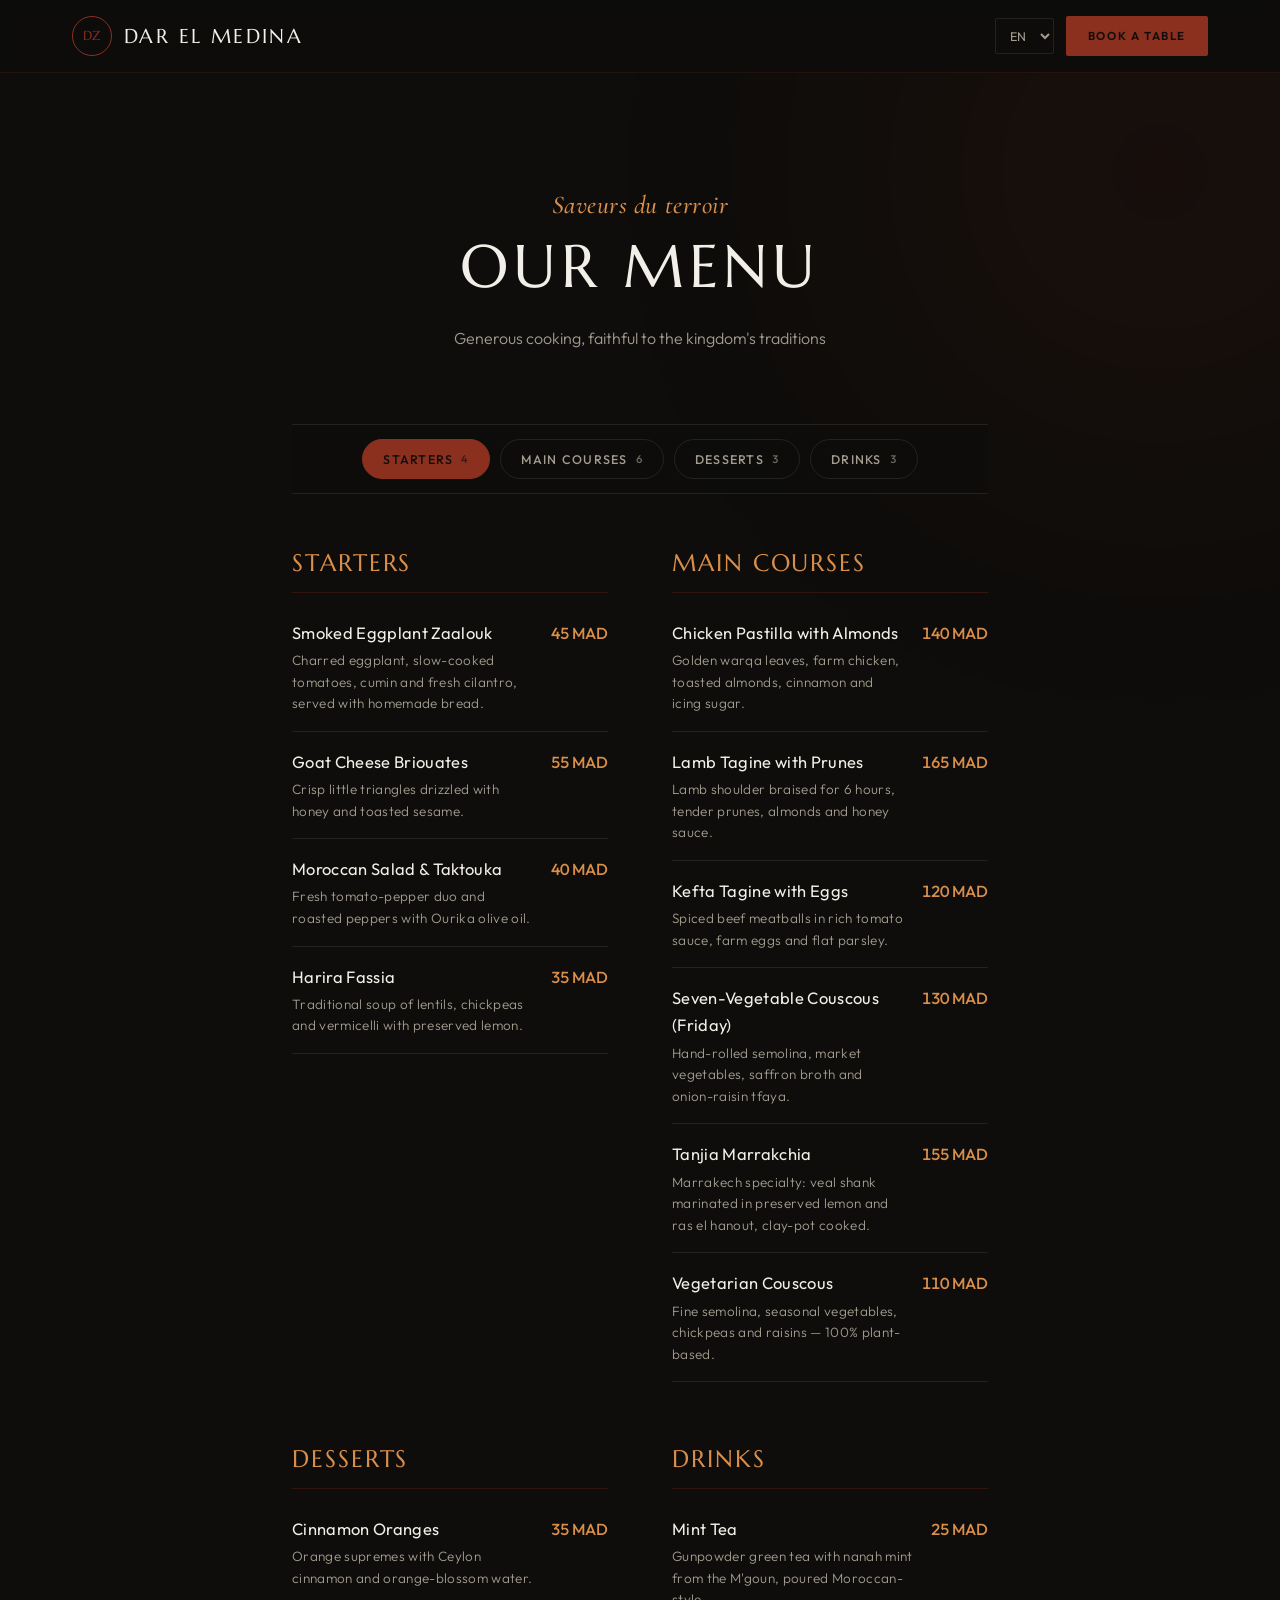
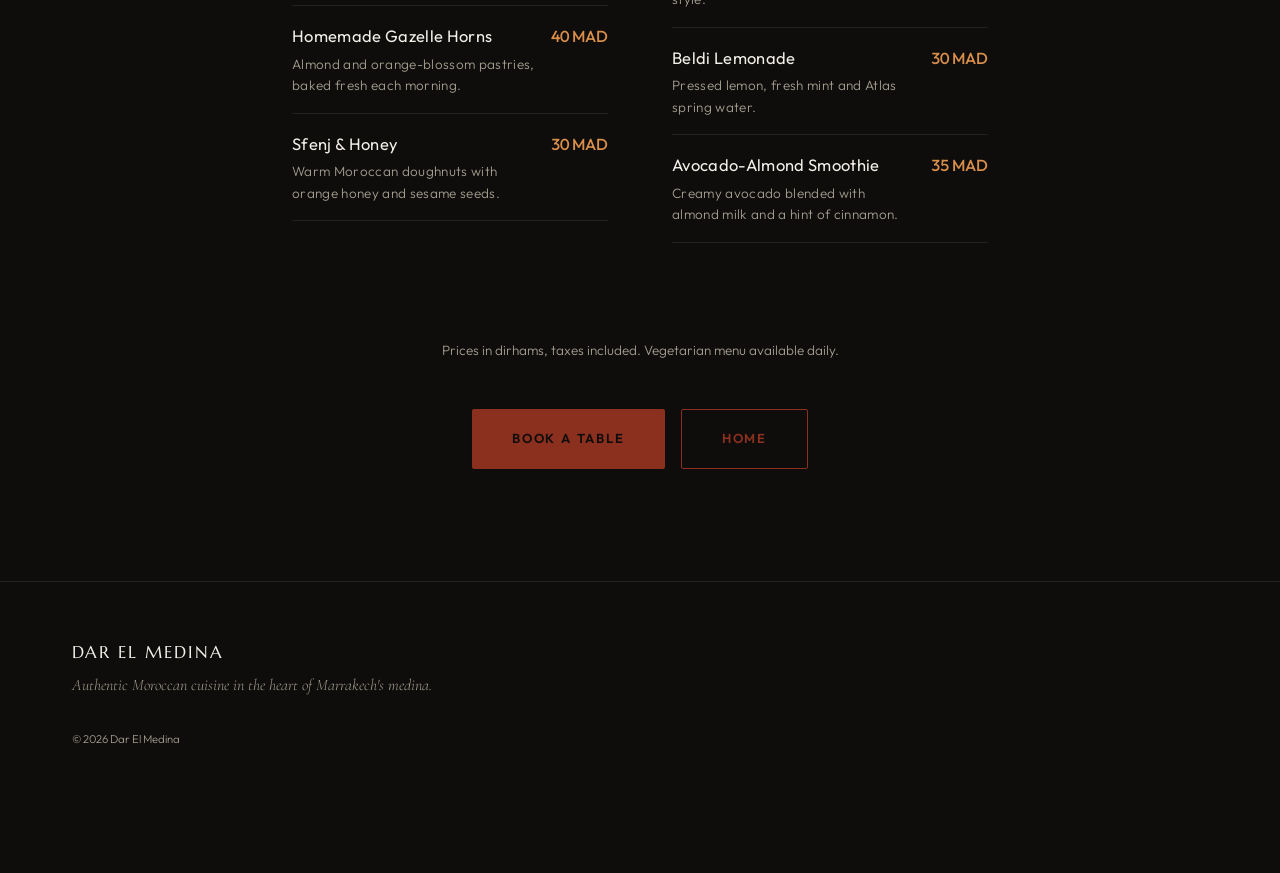
<file: demos/dar-el-medina/menu.html>
<!DOCTYPE html>
<html lang="fr" dir="ltr">
<head>
  <meta charset="UTF-8">
  <meta name="viewport" content="width=device-width, initial-scale=1.0">
  <title>Dar Zellij — Notre carte</title>
  <meta name="description" content="Découvrez la carte complète de Dar Zellij : entrées, tajines, couscous, desserts et boissons.">
  <link rel="preconnect" href="https://fonts.googleapis.com">
  <link rel="preconnect" href="https://fonts.gstatic.com" crossorigin>
  <link href="https://fonts.googleapis.com/css2?family=Cormorant+Garamond:ital,wght@1,500;1,600&family=Marcellus&family=Outfit:wght@300;400;500;600&display=swap" rel="stylesheet">
  <link rel="stylesheet" href="style.css?v=3">
</head>
<body class="page-menu">

  <header class="site-header site-header--plain">
    <div class="container header-inner">
      <a class="brand" href="index.html">
        <span class="brand-mark" aria-hidden="true">DZ</span>
        <span class="brand-name" data-cfg="name">Dar Zellij</span>
      </a>
      <div class="header-actions">
        <select class="lang-switch" id="langSwitch" aria-label="Langue">
          <option value="fr">FR</option>
          <option value="ar">AR</option>
          <option value="en">EN</option>
        </select>
        <a class="btn btn-primary btn-header" data-link="reserve" href="#" data-i18n="hero.ctaPrimary">Réserver une table</a>
      </div>
    </div>
  </header>

  <main class="section menu-page">
    <!-- soft gold glow decoration -->
    <div class="menu-glow" aria-hidden="true"></div>

    <div class="container container-narrow">
      <header class="menu-head">
        <span class="eyebrow">Saveurs du terroir</span>
        <h1 class="page-title section-title" data-i18n="menu.title">Notre carte</h1>
        <p class="menu-subtitle" data-i18n="menu.subtitle"></p>
      </header>

      <!-- sticky category nav -->
      <nav class="menu-cats" id="menuCats" aria-label="Catégories de la carte"><!-- injected --></nav>

      <div id="fullMenu"><!-- categories injected --></div>

      <p class="menu-note" data-i18n="menu.note"></p>

      <div class="menu-ctas">
        <a class="btn btn-primary btn-lg" data-link="reserve" href="#" data-i18n="hero.ctaPrimary">Réserver une table</a>
        <a class="btn btn-outline btn-lg" href="index.html" data-i18n="nav.home">Accueil</a>
      </div>
    </div>
  </main>

  <footer class="site-footer">
    <div class="container footer-inner">
      <div>
        <span class="brand-name" data-cfg="name">Dar Zellij</span>
        <p class="footer-tagline" data-i18n="footer.tagline"></p>
      </div>
      <small>© <span id="year"></span> <span data-cfg="name">Dar Zellij</span></small>
    </div>
  </footer>

  <div class="mobile-bar">
    <a class="btn btn-primary btn-block" data-link="reserve" href="#" data-i18n="hero.ctaPrimary">Réserver une table</a>
  </div>

  <script src="config.js"></script>
  <script src="script.js?v=9"></script>
</body>
</html>
</file>
<file: demos/dar-el-medina/style.css>
:root {
  --color-primary: #c9a227;        /* brass gold — accent/CTA */
  --color-primary-dark: #a8861e;
  --color-accent: #c9a227;
  --color-bg: #0e0d0b;             /* near-black warm canvas */
  --color-surface: #171512;        /* card surface */
  --color-surface-2: #1e1b17;      /* raised surface */
  --color-text: #f2efe9;           /* warm off-white */
  --color-text-2: #b3ab9d;         /* muted — AA on dark canvas */
  --font-heading: 'Marcellus', Georgia, serif;
  --font-script: 'Cormorant Garamond', Georgia, serif;  /* italic eyebrows */
  --font-body: 'Outfit', system-ui, sans-serif;
  --radius-btn: 2px;
  --radius-card: 4px;
  --radius-badge: 999px;
  --line: rgba(201,162,39,.28);    /* gold hairline */
  --line-soft: rgba(255,255,255,.09);
  --container: 1200px;
  --space: 8px;
  color-scheme: dark;

  --color-open: #4caf7d;
  --color-closed: #c25b3b;
  --color-overlay: rgba(14,13,11,.85);
  --color-overlay-2: rgba(20,18,15,.92);
  --line-gold-07: rgba(201,162,39,.07);
  --line-gold-08: rgba(201,162,39,.08);
  --line-gold-12: rgba(201,162,39,.12);
  --line-gold-15: rgba(201,162,39,.15);
  --shadow-deep: rgba(0,0,0,.55);
}/* ============================================================
   Restaurant landing template — DESIGN LAYER
   "Dar Zellij Noir" — dark luxury: near-black canvas, brass-gold
   accent used sparingly (eyebrows, prices, stars, CTA outlines).
   Theme via variables only; config.js theme block can override.
   RTL (Arabic) supported from day one.
   ============================================================ */



/* ---------- Reset / base ---------- */
*, *::before, *::after { box-sizing: border-box; }
html { scroll-behavior: smooth; }
body {
  margin: 0;
  font-family: var(--font-body);
  font-weight: 300;
  color: var(--color-text);
  background: var(--color-bg);
  line-height: 1.65;
  -webkit-font-smoothing: antialiased;
}
img { max-width: 100%; display: block; }
h1, h2, h3 {
  font-family: var(--font-heading);
  font-weight: 400;
  letter-spacing: .02em;
  line-height: 1.15;
  margin: 0 0 calc(var(--space) * 2);
  text-transform: uppercase;
}
p { margin: 0 0 calc(var(--space) * 2); }
a { color: inherit; text-decoration: none; }
[hidden] { display: none !important; }

.container {
  max-width: var(--container);
  margin-inline: auto;
  padding-inline: clamp(16px, 4vw, 32px);
}
.container-narrow { max-width: 760px; }
.section { padding-block: clamp(72px, 9vw, 112px); position: relative; }
.section-head { margin-bottom: clamp(36px, 5vw, 64px); text-align: center; }
.section-head .section-sub { margin-inline: auto; }

/* script eyebrow + serif caps headline — the luxury signature */
.eyebrow {
  display: block;
  font-family: var(--font-script);
  font-style: italic;
  font-size: clamp(20px, 2vw, 26px);
  font-weight: 500;
  color: var(--color-accent);
  letter-spacing: .02em;
  text-transform: none;
  margin-bottom: 6px;
}
.section-title {
  font-size: clamp(30px, 4.2vw, 46px);
  letter-spacing: .08em;
  color: var(--color-text);
}
.section-sub { color: var(--color-text-2); max-width: 56ch; font-size: 15.5px; font-weight: 300; }

/* ---------- Buttons ---------- */
.btn {
  display: inline-flex;
  align-items: center;
  justify-content: center;
  gap: var(--space);
  padding: 15px 32px;
  border-radius: var(--radius-btn);
  border: 0;
  font-family: var(--font-body);
  font-weight: 600;
  font-size: 12.5px;
  letter-spacing: .14em;
  text-transform: uppercase;
  cursor: pointer;
  transition: background .25s ease, color .25s ease, border-color .25s ease, transform .15s ease;
}
.btn:active { transform: translateY(1px); }
.btn-primary {
  background: var(--color-primary);
  color: var(--color-bg);
}
.btn-primary:hover { background: var(--color-primary-dark); }
.btn-outline {
  background: transparent;
  color: var(--color-primary);
  border: 1px solid var(--color-primary);
}
.btn-outline:hover { background: var(--line-gold-12); }
.btn-lg { padding: 18px 40px; font-size: 13px; }
.btn-header { padding: 11px 22px; font-size: 11.5px; }
.btn-block { width: 100%; }
.link-arrow { color: var(--color-accent); font-weight: 500; letter-spacing: .06em; font-size: 13px; text-transform: uppercase; }
.link-arrow:hover { text-decoration: underline; }

/* ---------- Header ---------- */
.site-header {
  position: sticky;
  top: 0;
  z-index: 50;
  background: var(--color-overlay);
  backdrop-filter: blur(10px);
  box-shadow: var(--line-gold-15) 0 1px 0;
}
.site-header--plain { position: static; }
.header-inner {
  display: flex;
  align-items: center;
  justify-content: space-between;
  gap: calc(var(--space) * 2);
  min-height: 72px;
}
.brand { display: inline-flex; align-items: center; gap: 12px; }
.brand-mark {
  width: 40px; height: 40px;
  border-radius: 50%;
  border: 1px solid var(--color-primary);
  color: var(--color-primary);
  background: transparent;
  display: inline-flex; align-items: center; justify-content: center;
  font-family: var(--font-heading); font-size: 13px; letter-spacing: .05em;
}
.brand-name {
  font-family: var(--font-heading);
  font-weight: 400;
  font-size: 20px;
  letter-spacing: .12em;
  text-transform: uppercase;
}
.nav-desktop { display: flex; gap: calc(var(--space) * 3.5); font-weight: 400; font-size: 13px; letter-spacing: .1em; text-transform: uppercase; }
.nav-desktop a { color: var(--color-text-2); transition: color .2s ease; }
.nav-desktop a:hover { color: var(--color-accent); }
.header-actions { display: flex; align-items: center; gap: calc(var(--space) * 1.5); }
.lang-switch {
  font-family: var(--font-body);
  font-size: 12.5px;
  padding: 8px 10px;
  border-radius: var(--radius-btn);
  border: 1px solid var(--line-soft);
  background: transparent;
  color: var(--color-text-2);
}
.lang-switch option { background: var(--color-surface); color: var(--color-text); }
.nav-toggle {
  display: none;
  flex-direction: column;
  justify-content: center;
  gap: 4px;
  width: 40px; height: 40px;
  padding: 9px;
  background: none; border: 0; cursor: pointer;
}
.nav-toggle span { height: 2px; background: var(--color-text); border-radius: 2px; transition: transform .2s, opacity .2s; }
.nav-toggle[aria-expanded="true"] span:nth-child(1) { transform: translateY(6px) rotate(45deg); }
.nav-toggle[aria-expanded="true"] span:nth-child(2) { opacity: 0; }
.nav-toggle[aria-expanded="true"] span:nth-child(3) { transform: translateY(-6px) rotate(-45deg); }
.nav-mobile {
  display: flex;
  flex-direction: column;
  padding: var(--space) 24px 24px;
  gap: 16px;
  font-weight: 400;
  font-size: 14px;
  letter-spacing: .08em;
  text-transform: uppercase;
  border-top: 1px solid var(--line-soft);
}

/* ---------- Hero ---------- */
.hero {
  position: relative;
  overflow: hidden;
}
/* soft blurred gold circles decoration */
.hero::before, .hero::after {
  content: "";
  position: absolute;
  border-radius: 50%;
  filter: blur(90px);
  opacity: .16;
  pointer-events: none;
}
.hero::before { width: 480px; height: 480px; background: var(--color-primary); top: -160px; inset-inline-start: -120px; }
.hero::after  { width: 380px; height: 380px; background: var(--color-primary); bottom: -140px; inset-inline-end: 30%; }
.hero-grid {
  position: relative;
  z-index: 1;
  display: grid;
  grid-template-columns: 1.05fr 1fr;
  min-height: min(88vh, 760px);
  align-items: center;
  max-width: var(--container);
  margin-inline: auto;
  padding-inline: clamp(16px, 4vw, 32px);
}
.hero-content { padding-block: clamp(48px, 7vw, 96px); padding-inline-end: clamp(24px, 4vw, 64px); }
.hero-eyebrow {
  font-family: var(--font-script);
  font-style: italic;
  font-size: clamp(22px, 2.2vw, 30px);
  font-weight: 500;
  color: var(--color-accent);
  letter-spacing: .02em;
  margin-bottom: calc(var(--space) * 2);
}
.status-badge {
  align-self: flex-start;
  display: inline-flex;
  align-items: center;
  gap: 8px;
  padding: 7px 16px;
  border-radius: var(--radius-badge);
  border: 1px solid var(--line);
  background: var(--line-gold-07);
  color: var(--color-text);
  font-weight: 400;
  font-size: 13px;
  letter-spacing: .04em;
  margin-bottom: calc(var(--space) * 4);
}
/* semantic status colors — universal */
.status-dot { width: 8px; height: 8px; border-radius: 50%; background: var(--color-open); }
.status-badge.is-closed .status-dot { background: var(--color-closed); }
.hero-title {
  font-size: clamp(38px, 5vw, 66px);
  font-weight: 400;
  letter-spacing: .04em;
  line-height: 1.12;
  margin-bottom: calc(var(--space) * 3);
  max-width: 15ch;
}
.hero-sub { font-size: clamp(15.5px, 1.5vw, 17.5px); max-width: 44ch; color: var(--color-text-2); font-weight: 300; line-height: 1.8; margin-bottom: calc(var(--space) * 5); }
/* centered hero — content in the middle of the page */
.hero-content { text-align: center; }
.hero-content .status-badge,
.hero-content .rating-badge { margin-inline: auto; }
.hero-title { margin-inline: auto; }
.hero-sub { margin-inline: auto; }
.hero-ctas {
  display: flex;
  gap: calc(var(--space) * 2);
  justify-content: center;
  flex-wrap: wrap;
}
.hero-ctas .btn {
  padding: 12px 28px;
  font-size: 12px;
  width: auto;
  min-width: 140px;
}

/* circular hero dish photo floating on dark */
.hero-media { position: relative; min-height: 420px; }
.hero-ring {
  position: absolute;
  inset: 0;
  max-width: 520px;
  aspect-ratio: 4 / 5;
  margin-inline: auto;
  border-radius: 260px 260px 18px 18px;   /* editorial arch, like modern cafe sites */
  overflow: hidden;
  border: 1px solid var(--line);
  outline: 1px solid var(--line-soft);
  outline-offset: 14px;
  box-shadow: 0 40px 120px var(--shadow-deep), 0 0 80px var(--line-gold-08);
}
.hero-ring::after { /* warm gradient wash for depth */
  content: '';
  position: absolute; inset: 0;
  background: linear-gradient(180deg, transparent 55%, var(--color-overlay));
}
.hero-ring img { width: 100%; height: 100%; object-fit: cover; }

/* ---------- Dish cards (menu preview) ---------- */
.dish-grid {
  display: grid;
  grid-template-columns: repeat(12, 1fr);
  gap: 20px;
}
.dish-card {
  background: var(--color-surface);
  border: 1px solid var(--line-soft);
  border-radius: var(--radius-card);
  overflow: hidden;
  transition: border-color .35s ease, transform .35s ease;
}
.dish-card:hover { border-color: var(--line); transform: translateY(-3px); }
.dish-photo { aspect-ratio: 4 / 3; overflow: hidden; background: var(--color-surface-2); }
.dish-photo img { width: 100%; height: 100%; object-fit: cover; transition: transform 1.3s cubic-bezier(.16,1,.3,1); }
.dish-card:hover .dish-photo img { transform: scale(1.07); }
.dish-body { padding: 20px 22px 24px; }
.dish-row { display: flex; justify-content: space-between; align-items: baseline; gap: 12px; }
.dish-name { font-family: var(--font-heading); font-size: 17px; font-weight: 400; letter-spacing: .04em; text-transform: uppercase; }
.dish-price { font-weight: 500; color: var(--color-accent); white-space: nowrap; font-variant-numeric: tabular-nums; }
.dish-desc { color: var(--color-text-2); font-size: 13.5px; margin: 8px 0 0; font-weight: 300; line-height: 1.65; }
/* editorial layout: 1 large feature + 2 stacked + 1 wide */
.dish-card:nth-child(1) { grid-column: span 7; grid-row: span 2; display: flex; flex-direction: column; }
.dish-card:nth-child(1) .dish-photo { aspect-ratio: auto; flex: 1; min-height: 0; }
.dish-card:nth-child(1) .dish-photo img { height: 100%; }
.dish-card:nth-child(1) .dish-body { flex-shrink: 0; }
.dish-card:nth-child(2), .dish-card:nth-child(3) { grid-column: span 5; }
/* wide card closes the grid: full row under the feature card.
   (was 8 / -1, which left an empty 7-col cell and a huge dead gap) */
.dish-card:nth-child(4) { grid-column: 1 / -1; display: flex; }
.dish-card:nth-child(4) .dish-photo { width: 38%; aspect-ratio: auto; flex: none; min-height: 200px; }
.dish-card:nth-child(4) .dish-photo img { height: 100%; }
.dish-card:nth-child(4) .dish-body { flex: 1; display: flex; flex-direction: column; justify-content: center; }

/* ---------- Gallery ---------- */
/* Filmstrip: one wide anchor + equal thumbnails */
.gallery-grid {
  display: grid;
  grid-template-columns: repeat(4, 1fr);
  gap: 16px;
}
.gallery-grid .g-item {
  position: relative;
  border-radius: var(--radius-card);
  overflow: hidden;
  cursor: zoom-in;
  background: var(--color-surface-2);
  border: 1px solid var(--line-soft);
  aspect-ratio: 3 / 4;
}
.gallery-grid .g-item:first-child {
  grid-column: 1 / -1;
  aspect-ratio: 21 / 9;
}
.gallery-grid .g-item::after {
  content: '';
  position: absolute; inset: 0;
  background: linear-gradient(180deg, transparent 62%, var(--color-overlay));
  opacity: .45;
  pointer-events: none;
}
.gallery-grid img { width: 100%; height: 100%; object-fit: cover; transition: transform 1.4s cubic-bezier(.16,1,.3,1); }
.gallery-grid .g-item:hover img { transform: scale(1.06); }
@media (max-width: 900px) {
  .gallery-grid {
    grid-template-columns: repeat(auto-fit, minmax(280px, 1fr));
    gap: 14px;
    grid-auto-rows: 180px;
  }
  .gallery-grid .g-item {
    aspect-ratio: auto;
    height: 100%;
    min-height: 0;
    grid-column: span 1 !important;
    grid-row: span 1 !important;
  }
  .gallery-grid .g-item:first-child {
    grid-column: 1 / -1;
    grid-row: span 2;
    aspect-ratio: 16 / 9;
  }
}
@media (max-width: 520px) {
  .gallery-grid {
    grid-template-columns: 1fr;
    grid-auto-rows: 200px;
  }
  .gallery-grid .g-item:first-child {
    grid-row: span 1;
    aspect-ratio: 4 / 3;
  }
}

/* Lightbox */
.lightbox {
  position: fixed; inset: 0; z-index: 100;
  background: var(--color-overlay-2);
  display: flex; align-items: center; justify-content: center;
  padding: 24px;
}
.lightbox img { max-width: 92vw; max-height: 86vh; border-radius: var(--radius-card); border: 1px solid var(--line); }
.lightbox-close {
  position: absolute; top: 16px; inset-inline-end: 20px;
  width: 44px; height: 44px; border-radius: 50%;
  border: 1px solid var(--line);
  background: transparent;
  color: var(--color-accent); font-size: 24px; cursor: pointer;
}
.lightbox-close:hover { background: var(--line-gold-12); }

/* ---------- Reviews (gold on dark band) ---------- */
.reviews { background: var(--color-surface); border-block: 1px solid var(--line-soft); }
.review-grid {
  display: grid;
  grid-template-columns: repeat(auto-fit, minmax(280px, 1fr));
  gap: clamp(28px, 4vw, 56px);
}
@media (max-width: 480px) {
  .review-grid {
    grid-template-columns: 1fr;
    gap: 24px;
  }
  .review-text {
    font-size: 16px;
    line-height: 1.7;
  }
}
.review-card {
  background: transparent;
  padding: 0;
  border-top: 1px solid var(--line);
  padding-top: 22px;
}
.review-stars { color: var(--color-accent); letter-spacing: 4px; font-size: 13px; margin-bottom: 12px; }
.review-text { font-size: 17px; line-height: 1.75; color: var(--color-text); font-weight: 300; font-style: italic; }
.review-author { margin-top: 16px; font-weight: 500; color: var(--color-text-2); font-size: 13px; letter-spacing: .08em; text-transform: uppercase; }
.reviews-sample-note {
  margin-top: clamp(32px, 4vw, 48px);
  padding-top: 16px;
  border-top: 1px dashed var(--line);
  color: var(--color-text-2);
  font-size: 12.5px;
  letter-spacing: .04em;
}

/* ---------- Find us ---------- */
.find-grid {
  display: grid;
  grid-template-columns: 1fr 1.1fr;
  gap: clamp(32px, 5vw, 64px);
  align-items: start;
}
@media (max-width: 720px) {
  .find-grid {
    grid-template-columns: 1fr;
    gap: 32px;
  }
  .map-wrap {
    aspect-ratio: 16 / 9;
    min-height: 280px;
  }
}
.find-info h2 { font-size: clamp(26px, 3.5vw, 38px); }
.hours-list { list-style: none; padding: 0; margin: 0 0 calc(var(--space) * 4); }
.hours-list li {
  display: flex;
  justify-content: space-between;
  gap: 16px;
  padding: 12px 0;
  border-bottom: 1px solid var(--line-soft);
  font-size: 15px;
  font-weight: 300;
}
.hours-list li.is-today { font-weight: 500; color: var(--color-accent); }
.address-block { font-style: normal; margin-bottom: calc(var(--space) * 4); color: #cdc5b6; }
.map-wrap {
  border-radius: var(--radius-card);
  overflow: hidden;
  border: 1px solid var(--line-soft);
  aspect-ratio: 4 / 3;
  min-height: 340px;
  max-width: 100%;
  min-width: 0;
}
.map-wrap iframe {
  display: block;
  width: 100%;
  height: 100%;
  max-width: 100%;
  border: 0;
  filter: grayscale(1) invert(.92) contrast(.9);
}

/* ---------- Footer + mobile bar ---------- */
.site-footer {
  background: var(--color-bg);
  border-top: 1px solid var(--line-soft);
  color: var(--color-text-2);
  padding-block: calc(var(--space) * 7);
  margin-bottom: 68px;
}
.footer-inner {
  display: flex;
  flex-wrap: wrap;
  align-items: center;
  justify-content: space-between;
  gap: calc(var(--space) * 2);
  font-size: 13.5px;
}
.site-footer .brand-name { color: var(--color-text); font-size: 17px; }
.footer-links { display: flex; gap: calc(var(--space) * 3); }
.footer-links a:hover { color: var(--color-accent); }
.mobile-bar {
  position: fixed;
  bottom: 0; left: 0; right: 0;
  z-index: 60;
  padding: 10px 16px calc(10px + env(safe-area-inset-bottom));
  background: var(--color-overlay-2);
  backdrop-filter: blur(10px);
  box-shadow: var(--line-gold-15) 0 -1px 0;
  display: none;                 /* mobile only */
}
@media (max-width: 800px) {
  .mobile-bar { display: block; }
}

/* ---------- Menu page ---------- */
.menu-page { position: relative; overflow: hidden; }
.menu-glow {
  position: absolute;
  width: 560px; height: 560px;
  border-radius: 50%;
  background: var(--color-primary);
  filter: blur(140px);
  opacity: .1;
  top: -180px;
  inset-inline-end: -160px;
  pointer-events: none;
}
.menu-head { text-align: center; margin-bottom: clamp(40px, 6vw, 72px); position: relative; }
.page-title { font-size: clamp(36px, 6vw, 60px); margin-top: 4px; margin-bottom: calc(var(--space) * 3); }
.menu-head .menu-subtitle { margin-inline: auto; }

/* sticky gold-pill category nav */
.menu-cats {
  position: sticky;
  top: 86px;
  z-index: 30;
  display: flex;
  gap: 10px;
  justify-content: center;
  flex-wrap: wrap;
  padding: 14px 0;
  margin-bottom: clamp(32px, 5vw, 56px);
  background: var(--color-overlay);
  backdrop-filter: blur(12px);
  border-block: 1px solid var(--line-soft);
}
.menu-cat-link {
  display: inline-flex;
  align-items: center;
  gap: 8px;
  padding: 9px 20px;
  border-radius: var(--radius-badge);
  border: 1px solid var(--line-soft);
  color: var(--color-text-2);
  font-size: 12.5px;
  letter-spacing: .1em;
  text-transform: uppercase;
  font-weight: 500;
  transition: all .25s ease;
}
.menu-cat-link:hover { color: var(--color-accent); border-color: var(--line); }
.menu-cat-link.is-active {
  color: var(--color-bg);
  background: var(--color-primary);
  border-color: var(--color-primary);
}
.menu-cat-count {
  font-size: 11px;
  opacity: .65;
  font-variant-numeric: tabular-nums;
}

/* menu items: two-column editorial on desktop */
#fullMenu { display: grid; grid-template-columns: 1fr; gap: 0 clamp(32px, 5vw, 64px); }
@media (min-width: 900px) {
  #fullMenu { grid-template-columns: 1fr 1fr; }
}
.menu-category { break-inside: avoid; margin-bottom: clamp(44px, 6vw, 64px); }
.menu-category h2 {
  font-size: 24px;
  padding-bottom: 14px;
  margin-bottom: 10px;
  border-bottom: 1px solid var(--line);
  display: block;
  color: var(--color-accent);
  letter-spacing: .08em;
}
.menu-item {
  display: flex;
  justify-content: space-between;
  align-items: baseline;
  gap: 16px;
  padding: 16px 0;
  border-bottom: 1px solid var(--line-soft);
  transition: border-color .25s ease;
}
.menu-item:hover { border-bottom-color: var(--line); }
.menu-item-name { font-weight: 400; font-size: 16.5px; letter-spacing: .02em; }
.menu-item-desc { display: block; font-weight: 300; font-size: 13.5px; color: var(--color-text-2); margin-top: 4px; line-height: 1.6; }
.menu-item-price { font-weight: 500; color: var(--color-accent); white-space: nowrap; font-variant-numeric: tabular-nums; }
.menu-note { color: var(--color-text-2); font-size: 13.5px; text-align: center; margin-top: calc(var(--space) * 4); }
.back-home { margin-bottom: 60px; }
.menu-ctas {
  display: flex;
  justify-content: center;
  flex-wrap: wrap;
  gap: calc(var(--space) * 2);
  margin-top: calc(var(--space) * 6);
}

/* homepage "view full menu" button — sits beside the title, not stacked */
.menu-preview .section-head {
  display: flex;
  align-items: flex-end;
  justify-content: space-between;
  flex-wrap: wrap;
  gap: calc(var(--space) * 2);
}
.btn-menu { align-self: center; flex-shrink: 0; }

/* ---------- Scroll reveal ---------- */
/* Content is visible by default (no-JS = fully visible page).
   JS adds .reveal to hide+animate, then .is-in to show. */
.js .reveal { opacity: 0; transform: translateY(30px); transition: opacity .9s cubic-bezier(.16,1,.3,1), transform .9s cubic-bezier(.16,1,.3,1); }
.js .reveal.is-in { opacity: 1; transform: none; }
@media (prefers-reduced-motion: reduce) {
  .js .reveal { opacity: 1; transform: none; transition: none; }
}

/* ---------- About / stats / features ---------- */
.about-grid {
  display: grid;
  grid-template-columns: 1.4fr 1fr;
  gap: clamp(32px, 5vw, 72px);
  align-items: start;
}
.stats { display: flex; flex-direction: column; gap: calc(var(--space) * 3); }
.stat {
  background: transparent;
  border-inline-start: 1px solid var(--line);
  border-radius: 0;
  padding: 4px 0 4px 22px;
  font-family: var(--font-script);
  font-style: italic;
  font-size: 21px;
  font-weight: 500;
  color: var(--color-text);
  box-shadow: none;
}
.stat b { color: var(--color-accent); font-weight: 600; }

.feature-grid {
  display: grid;
  grid-template-columns: repeat(auto-fit, minmax(240px, 1fr));
  gap: clamp(24px, 3vw, 40px);
}
.feature-card {
  background: transparent;
  border-radius: 0;
  padding: 26px 0 0;
  box-shadow: none;
  border-top: 1px solid var(--line);
}
.feature-card h3 { font-size: 16px; margin-bottom: 8px; letter-spacing: .06em; }
.feature-card p { margin: 0; color: var(--color-text-2); font-size: 14px; font-weight: 300; line-height: 1.7; }
.feature-icon { display: inline-flex; width: 30px; height: 30px; margin-bottom: 14px; }
.feature-icon svg { width: 100%; height: 100%; stroke: var(--color-accent); }

.find-label {
  font-size: 12px;
  text-transform: uppercase;
  letter-spacing: .18em;
  color: var(--color-accent);
  margin-bottom: 10px;
  font-family: var(--font-body);
  font-weight: 600;
}
.menu-subtitle { color: var(--color-text-2); max-width: 60ch; }
.footer-tagline { margin: 6px 0 0; font-size: 13px; color: var(--color-text-2); font-family: var(--font-script); font-style: italic; font-size: 16px; }
.follow-label { opacity: .7; letter-spacing: .1em; text-transform: uppercase; font-size: 12px; }
.site-footer small { display: block; width: 100%; margin-top: calc(var(--space) * 2); }

@media (max-width: 800px) {
  .about-grid { grid-template-columns: 1fr; }
}

/* ---------- RTL (Arabic) ---------- */
[dir="rtl"] body,
[dir="rtl"] .btn,
[dir="rtl"] .lang-switch { letter-spacing: 0; }
[dir="rtl"] h1, [dir="rtl"] h2, [dir="rtl"] h3 { letter-spacing: 0; }
[dir="rtl"] .nav-mobile { text-align: right; }
[dir="rtl"] .lightbox-close { inset-inline-end: auto; inset-inline-start: 20px; }
html[dir="rtl"] .hero-title { line-height: 1.4; }
html[dir="rtl"] .eyebrow,
html[dir="rtl"] .hero-eyebrow,
html[dir="rtl"] .stat { font-style: normal; }

/* ---------- Responsive ---------- */
@media (max-width: 800px) {
  .nav-desktop { display: none; }
  .nav-toggle { display: flex; }
  .btn-header { display: none; }          /* CTA lives in bottom bar on mobile */
  .find-grid { grid-template-columns: 1fr; }
  .find-grid > * { min-width: 0; max-width: 100%; }
  .map-wrap { order: 2; aspect-ratio: 16 / 9; min-height: 0; }
  .hero-grid { grid-template-columns: 1fr; }
  .hero-content { order: 2; }
  .hero-media { min-height: 320px; order: 1; padding-block: 40px 0; }
  .hero-ring { position: relative; max-width: 300px; }
  .hero-title { max-width: none; }
  .dish-grid { grid-template-columns: 1fr; }
  .dish-card:nth-child(n) { grid-column: span 1; grid-row: span 1; display: block; }
  .dish-card:nth-child(1) .dish-photo { aspect-ratio: 4 / 3; }
  .dish-card:nth-child(4) { display: block; }
  .dish-card:nth-child(4) .dish-photo { width: 100%; min-height: 0; aspect-ratio: 4 / 3; }
  .gallery-grid { grid-template-columns: repeat(2, 1fr); grid-auto-rows: 140px; }
  .section { padding-block: clamp(64px, 14vw, 96px); }
}
@media (max-width: 480px) {
  .hero-ctas { gap: 10px; }
  .hero-ctas .btn { min-width: 0; flex: 1 1 auto; padding-inline: 18px; }
}

/* Reduced motion */
@media (prefers-reduced-motion: reduce) {
  html { scroll-behavior: auto; }
  *, *::before, *::after { transition: none !important; animation: none !important; }
}


/* ---------- Marquee band ---------- */
.marquee {
  overflow: hidden;
  padding: 14px 0;
  border-block: 1px solid var(--line-gold-15);
  background: var(--color-surface);
}
.marquee-track {
  display: flex;
  gap: 48px;
  width: max-content;
  animation: marquee 28s linear infinite;
}
.marquee-track span {
  white-space: nowrap;
  color: var(--color-text-2);
  font-family: var(--font-heading);
  letter-spacing: .12em;
  text-transform: uppercase;
  font-size: .85rem;
}
.marquee-track span::before { content: '✦ '; color: var(--color-primary); }
@keyframes marquee { to { transform: translateX(-50%); } }
@media (prefers-reduced-motion: reduce) { .marquee-track { animation: none; } }

/* ---------- Rating badge (hero) ---------- */
.rating-badge {
  display: inline-flex;
  align-items: center;
  gap: 8px;
  margin-top: 18px;
  padding: 8px 14px;
  border: 1px solid var(--line);
  border-radius: var(--radius-badge);
  background: var(--color-surface);
  color: var(--color-text);
  font-size: .9rem;
}
.rating-badge .star { color: var(--color-primary); }
.rating-badge .count { color: var(--color-text-2); font-size: .82rem; }

/* ---------- Sticky contact bar (mobile-first conversion) ---------- */
.contact-bar {
  position: fixed;
  inset-inline: 0;
  bottom: 0;
  z-index: 60;
  display: grid;
  grid-template-columns: 1fr 1fr;
  border: 1px solid var(--line);
  background: var(--color-overlay-2);
  backdrop-filter: blur(10px);
}
.contact-bar a {
  display: flex;
  align-items: center;
  justify-content: center;
  gap: 8px;
  padding: 16px;
  color: #fff;
  text-decoration: none;
  font-weight: 600;
  letter-spacing: .02em;
}
.contact-bar a.call { background: var(--color-primary-dark); color: #fff; }
.contact-bar a.wa { background: #1f8f5f; }
.contact-bar svg { width: 20px; height: 20px; fill: currentColor; }
@media (min-width: 900px) {
  .contact-bar { left: auto; right: 24px; bottom: 24px; width: auto;
    grid-template-columns: auto auto; border-radius: var(--radius-btn); overflow: hidden;
    box-shadow: 0 18px 45px var(--shadow-deep); }
}
</file>
